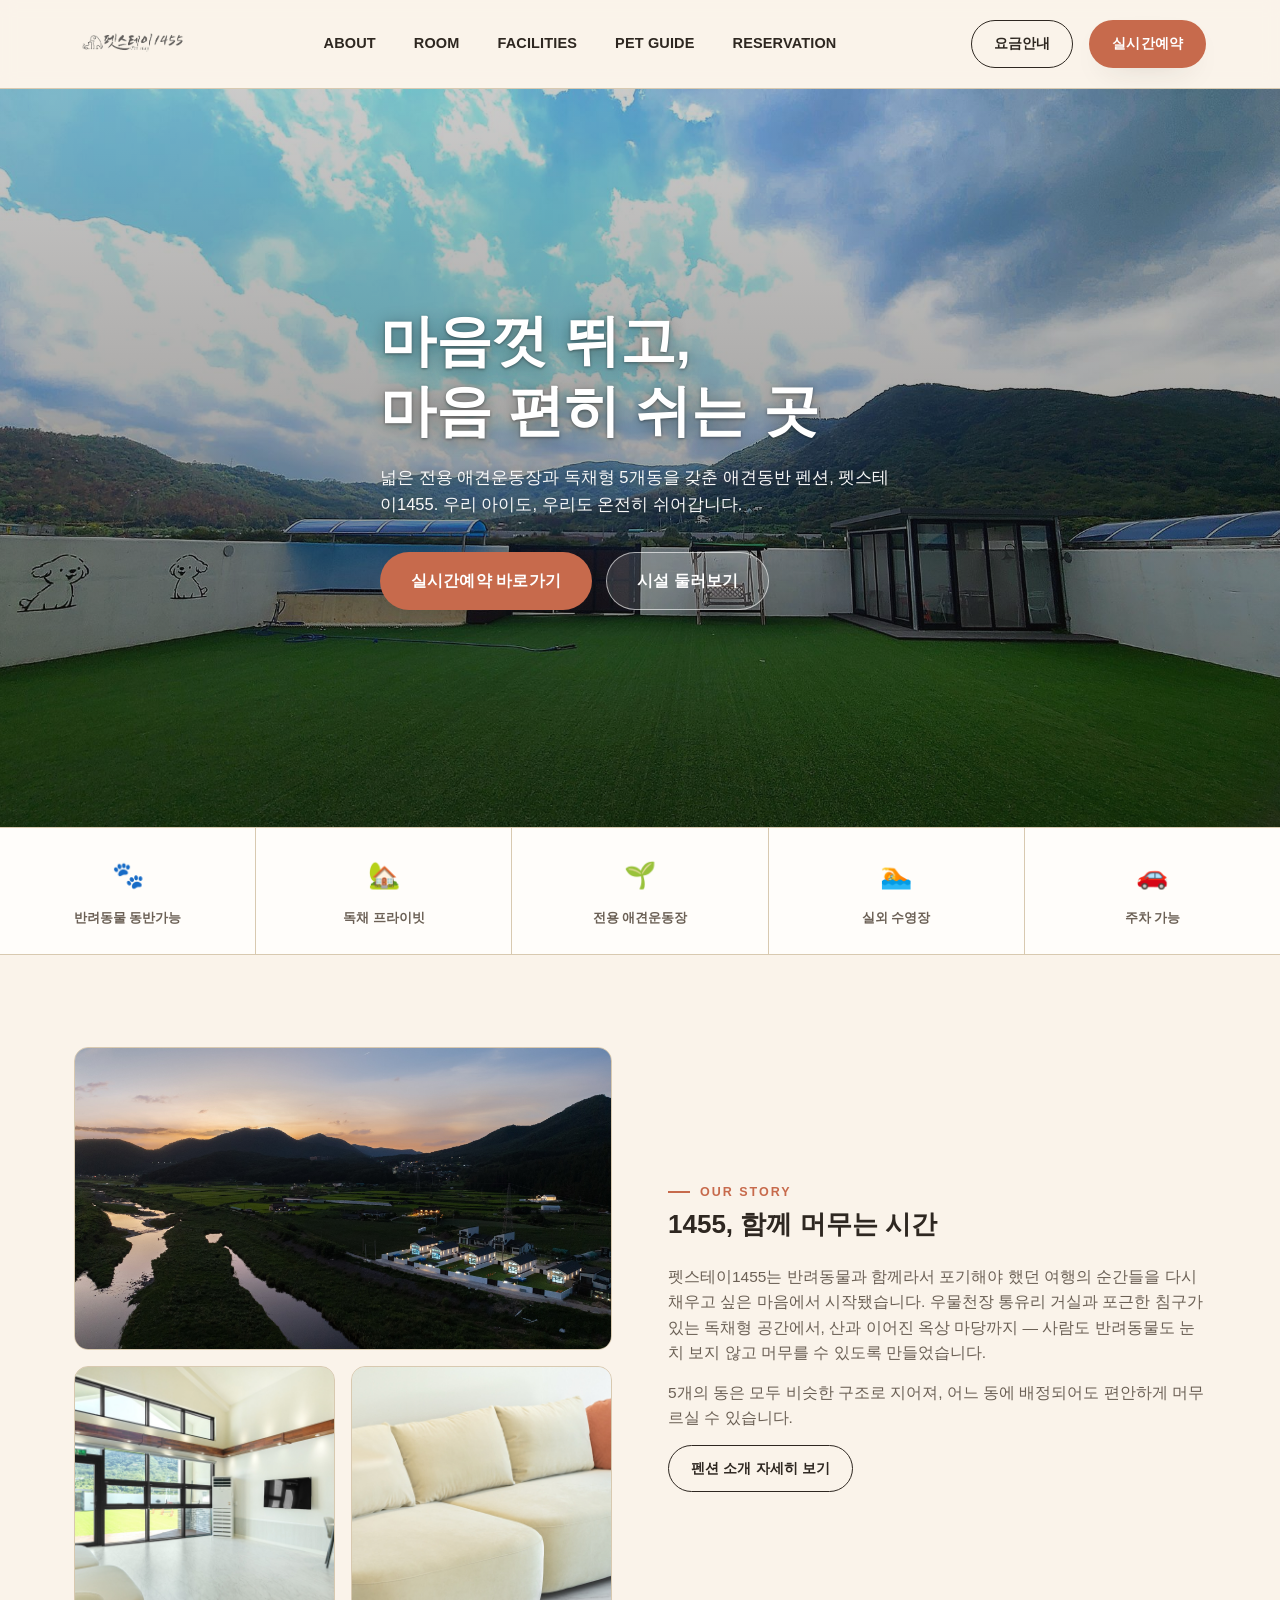
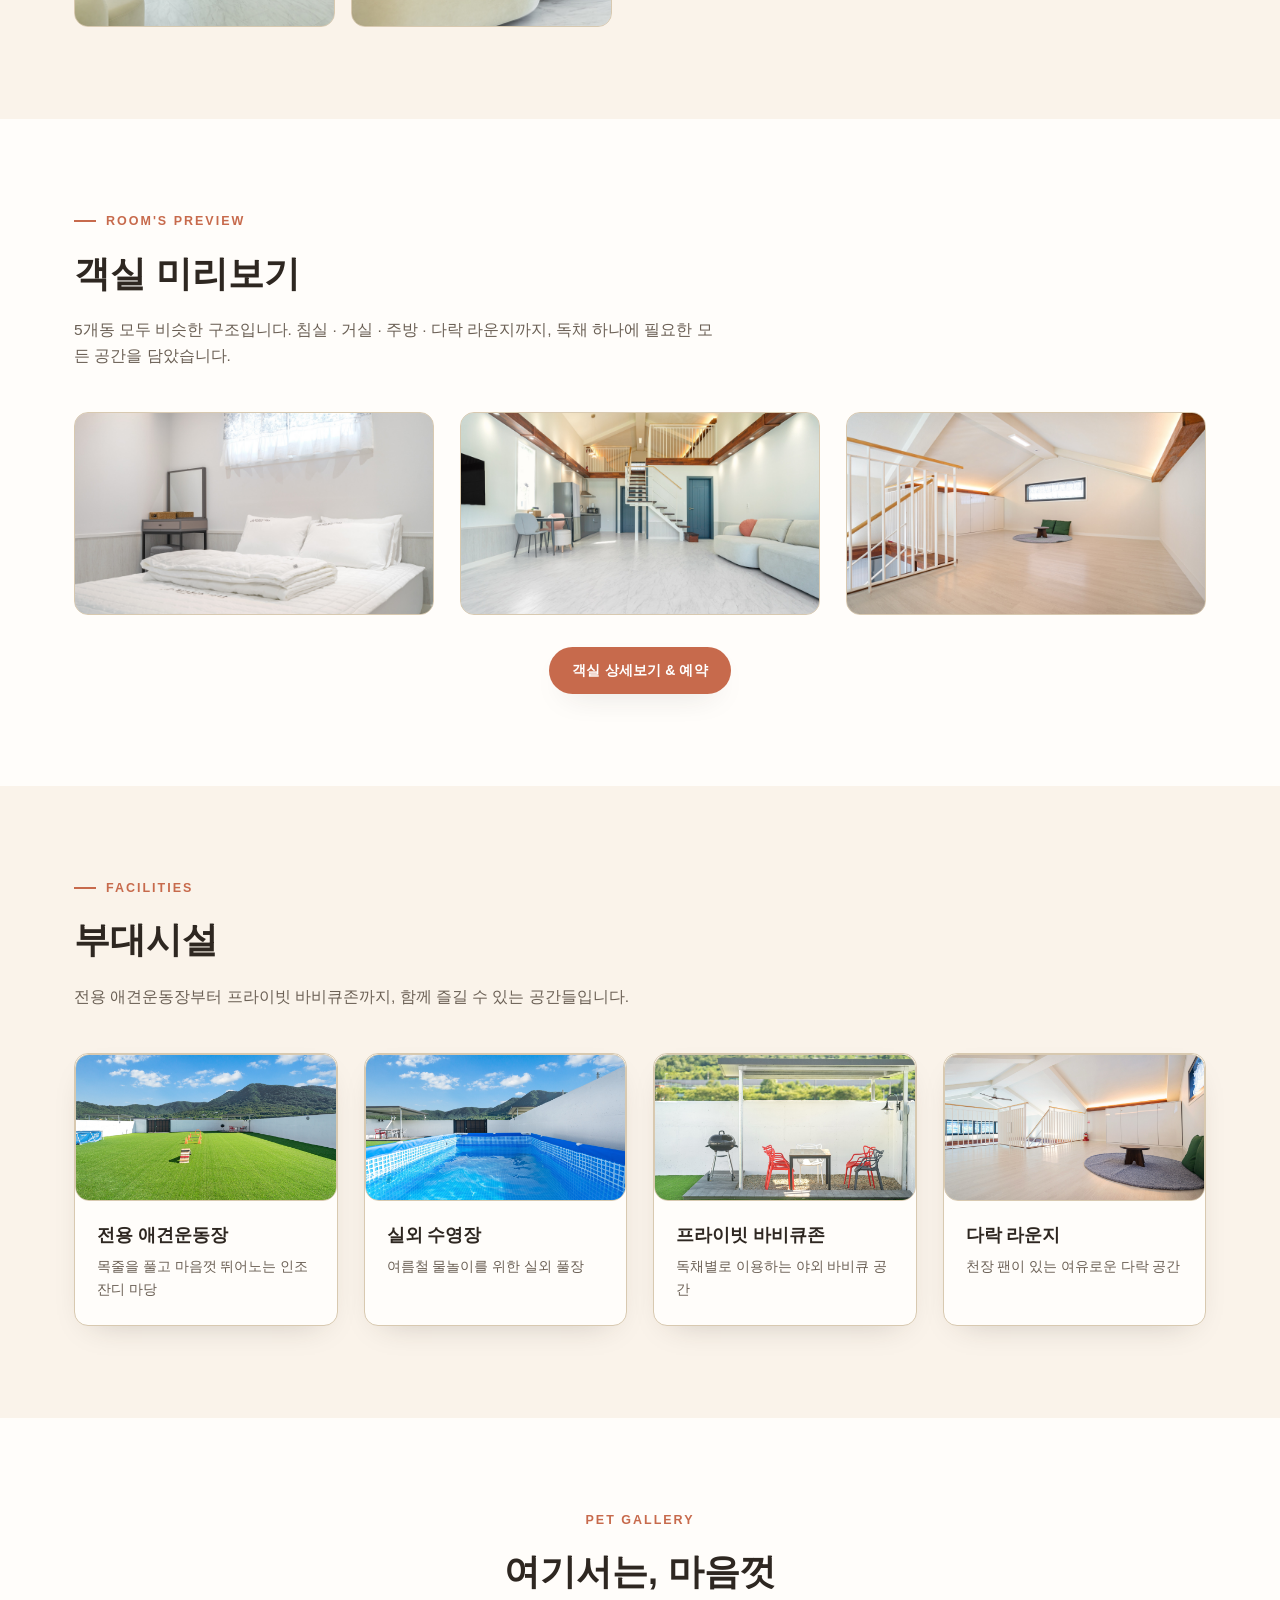
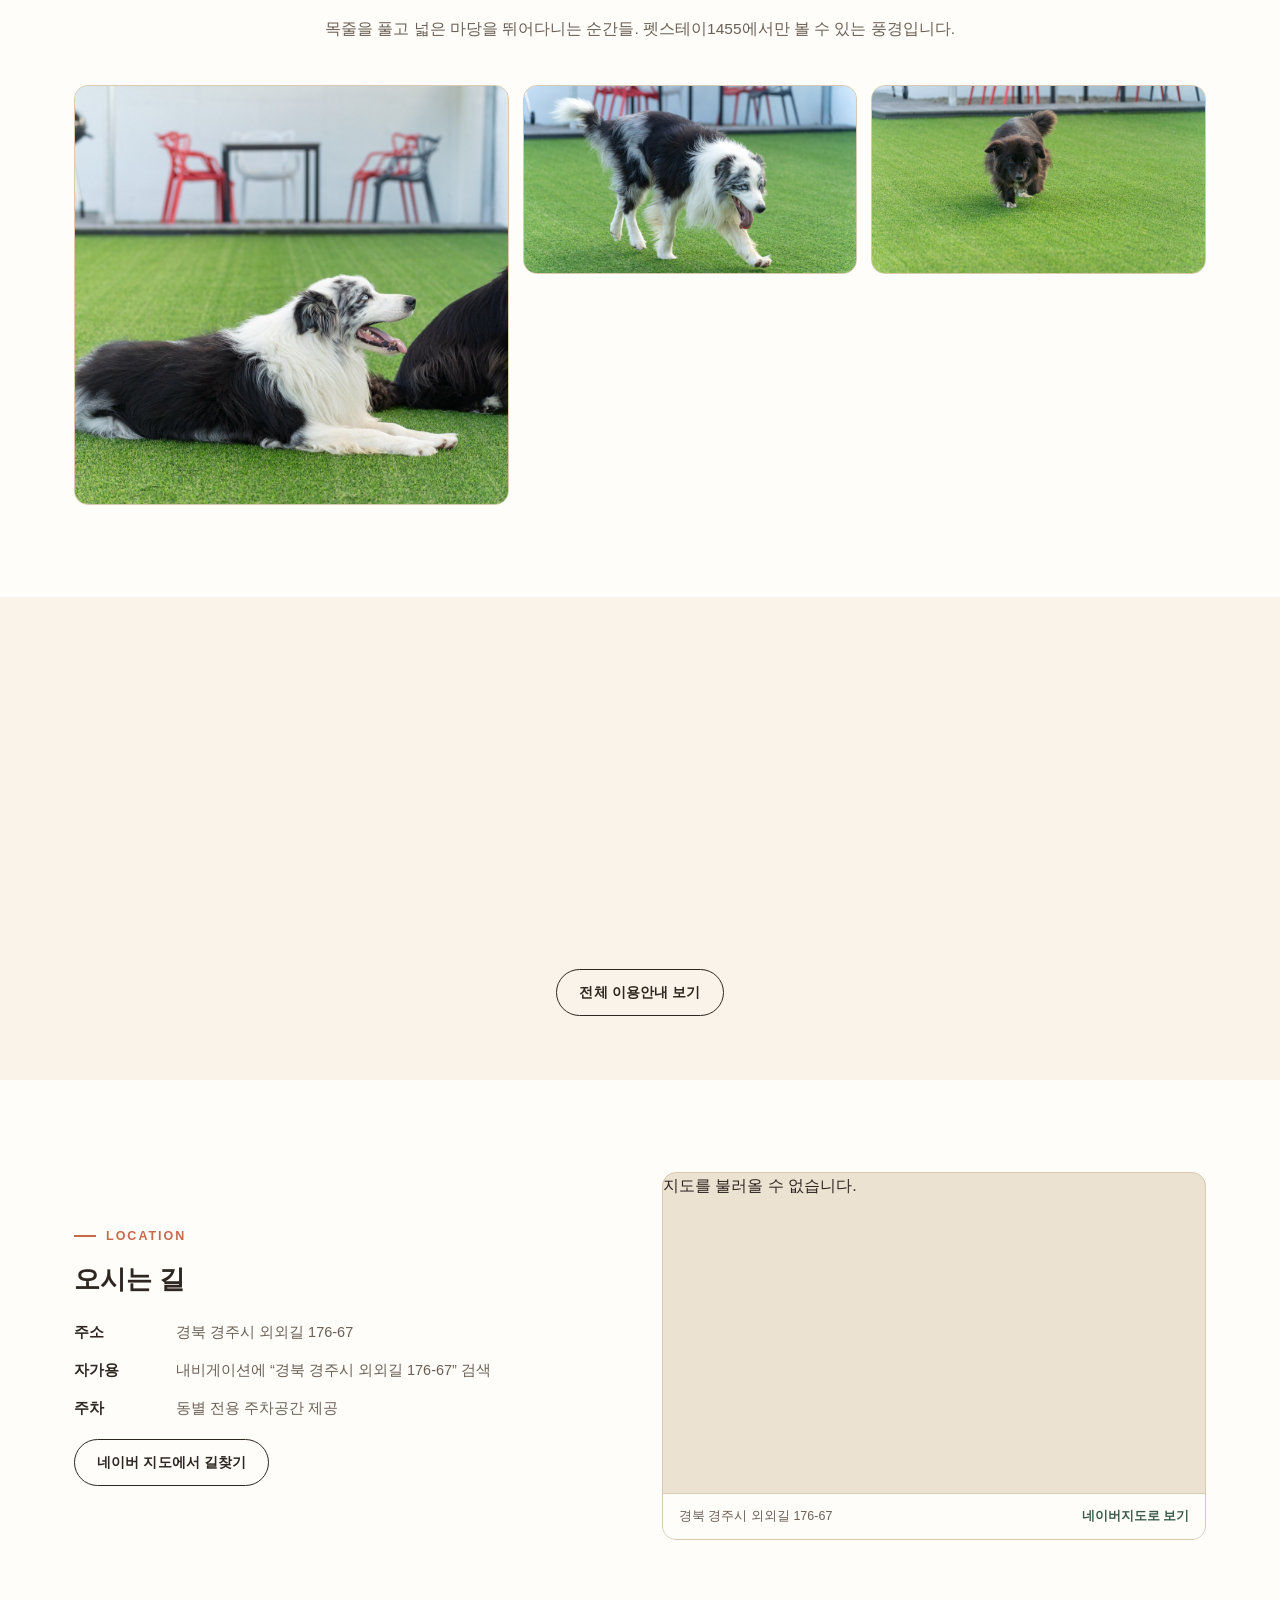
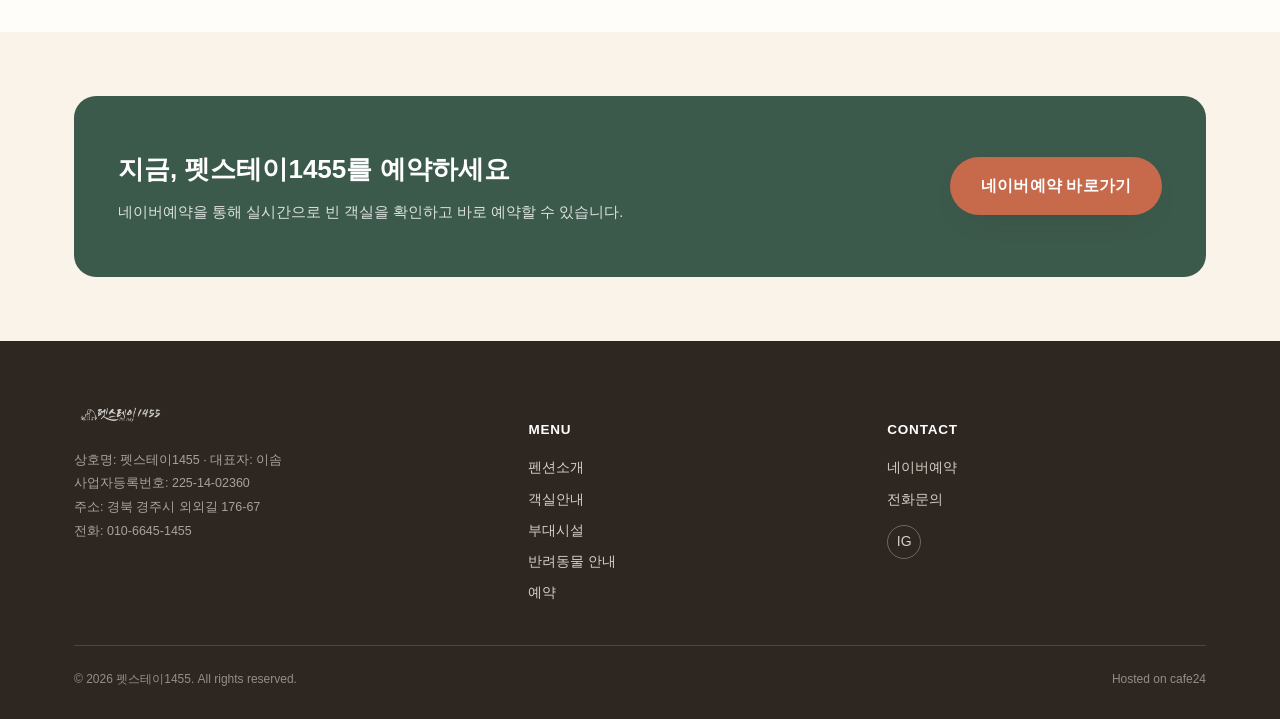
<file: index.html>
<!DOCTYPE html>
<html lang="ko">
<head>
<meta charset="UTF-8">
<meta name="viewport" content="width=device-width, initial-scale=1.0">
<title>펫스테이1455 | 애견동반 독채펜션</title>
<meta name="description" content="반려동물과 함께 마음껏 뛰고 쉬는 애견동반 독채펜션, 펫스테이1455. 전용 애견운동장·실외수영장·프라이빗 바비큐를 갖춘 5개동 독채형 펜션입니다.">
<link rel="icon" href="images/logo.png">
<link rel="stylesheet" href="css/style.css">
</head>
<body>

<!-- 이벤트 종료로 팝업 비활성화 (2026-10-12). 다음 프로모션 시작하면 이 블록 주석만 풀면 됩니다.
<div class="promo-popup" id="promoPopup" aria-hidden="true">
  <button type="button" class="promo-backdrop" data-promo-close aria-label="팝업 닫기"></button>
  <div class="promo-card" role="dialog" aria-modal="true" aria-label="예약 특가 이벤트">
    <button type="button" class="promo-close" data-promo-close aria-label="닫기">&times;</button>
    <img src="images/popup-promo.jpg" alt="문자 예약 시 20% 할인 이벤트" class="promo-image">
    <div class="promo-action">
      <div class="promo-phone">
        <span class="promo-phone-label">문자 예약 문의</span>
        <span class="promo-phone-number">010-6645-1455</span>
      </div>
      <button type="button" class="promo-copy-btn" id="promoCopyBtn">복사하기</button>
    </div>
    <button type="button" class="promo-dismiss" id="promoDismissBtn">오늘 하루 보지 않기</button>
  </div>
</div>
-->


<header class="site-header">
  <div class="wrap">
    <a href="index.html" class="brand">
      <img src="images/logo.png" alt="펫스테이1455">
    </a>
    <nav class="gnb" id="gnb">
      <a href="about.html">ABOUT</a>
      <a href="rooms.html">ROOM</a>
      <a href="facilities.html">FACILITIES</a>
      <a href="pet-guide.html">PET GUIDE</a>
      <a href="reservation.html">RESERVATION</a>
      <!-- <a href="reviews.html">REVIEWS</a> -->
    </nav>
    <div class="header-cta">
      <a class="btn btn-outline" href="reservation.html">요금안내</a>
      <a class="btn btn-primary" href="https://booking.naver.com/booking/3/bizes/1223844" target="_blank" rel="noopener">실시간예약</a>
      <button class="nav-toggle" id="navToggle" aria-label="메뉴 열기" aria-expanded="false"><span></span></button>
    </div>
  </div>
</header>

<main>

  <!-- 1. HERO -->
  <section class="hero has-photo" style="background-image:url('images/hero-yard-new.jpg');">
    <div class="wrap hero-inner">
      <h1>마음껏 뛰고,<br>마음 편히 쉬는 곳</h1>
      <p class="tagline">넓은 전용 애견운동장과 독채형 5개동을 갖춘 애견동반 펜션, 펫스테이1455. 우리 아이도, 우리도 온전히 쉬어갑니다.</p>
      <div class="hero-actions">
        <a class="btn btn-primary btn-lg" href="https://booking.naver.com/booking/3/bizes/1223844" target="_blank" rel="noopener">실시간예약 바로가기</a>
        <a class="btn btn-ghost-light btn-lg" href="facilities.html">시설 둘러보기</a>
      </div>
    </div>
  </section>

  <!-- 2. 퀵 아이콘 -->
  <div class="quick-strip">
    <div class="quick-item"><span class="ic">🐾</span><span>반려동물 동반가능</span></div>
    <div class="quick-item"><span class="ic">🏡</span><span>독채 프라이빗</span></div>
    <div class="quick-item"><span class="ic">🌱</span><span>전용 애견운동장</span></div>
    <div class="quick-item"><span class="ic">🏊</span><span>실외 수영장</span></div>
    <div class="quick-item"><span class="ic">🚗</span><span>주차 가능</span></div>
  </div>

  <!-- 3. 인트로 스토리 -->
  <section class="section">
    <div class="wrap intro-grid">
      <div class="intro-photos triptych" data-reveal>
        <div class="ph wide">
          <img src="images/about-aerial-sunset.jpg" alt="노을 지는 펫스테이1455 전경" onerror="this.style.display='none'">
        </div>
        <div class="photo-duo">
          <div class="ph square">
            <img src="images/room-living-1.jpg" alt="거실 전경" onerror="this.style.display='none'">
          </div>
          <div class="ph square">
            <img src="images/room-sofa.jpg" alt="소파 디테일" onerror="this.style.display='none'">
          </div>
        </div>
      </div>
      <div class="intro-text" data-reveal>
        <div class="eyebrow">Our Story</div>
        <h3>1455, 함께 머무는 시간</h3>
        <p>펫스테이1455는 반려동물과 함께라서 포기해야 했던 여행의 순간들을 다시 채우고 싶은 마음에서 시작됐습니다. 우물천장 통유리 거실과 포근한 침구가 있는 독채형 공간에서, 산과 이어진 옥상 마당까지 — 사람도 반려동물도 눈치 보지 않고 머무를 수 있도록 만들었습니다.</p>
        <p>5개의 동은 모두 비슷한 구조로 지어져, 어느 동에 배정되어도 편안하게 머무르실 수 있습니다.</p>
        <a class="btn btn-outline" href="about.html">펜션 소개 자세히 보기</a>
      </div>
    </div>
  </section>

  <!-- 4. Room's Preview -->
  <section class="section bg-paper">
    <div class="wrap">
      <div class="section-head" data-reveal>
        <div class="eyebrow">Room's Preview</div>
        <h2>객실 미리보기</h2>
        <p>5개동 모두 비슷한 구조입니다. 침실 · 거실 · 주방 · 다락 라운지까지, 독채 하나에 필요한 모든 공간을 담았습니다.</p>
      </div>
      <div class="card-grid cols-3" data-reveal>
        <div class="ph wide">
          <img src="images/room-bedroom.jpg" alt="침실" onerror="this.style.display='none'">
        </div>
        <div class="ph wide">
          <img src="images/room-living-2.jpg" alt="거실 및 계단" onerror="this.style.display='none'">
        </div>
        <div class="ph wide">
          <img src="images/room-loft.jpg" alt="다락 라운지" onerror="this.style.display='none'">
        </div>
      </div>
      <div class="text-center" style="margin-top:32px;">
        <a class="btn btn-primary" href="rooms.html">객실 상세보기 &amp; 예약</a>
      </div>
    </div>
  </section>

  <!-- 5. 부대시설 -->
  <section class="section">
    <div class="wrap">
      <div class="section-head" data-reveal>
        <div class="eyebrow">Facilities</div>
        <h2>부대시설</h2>
        <p>전용 애견운동장부터 프라이빗 바비큐존까지, 함께 즐길 수 있는 공간들입니다.</p>
      </div>
      <div class="card-grid cols-4" data-reveal>
        <div class="fac-card">
          <div class="ph wide"><img src="images/facility-yard-wide.jpg" alt="전용 애견운동장" onerror="this.style.display='none'"></div>
          <div class="body"><h3>전용 애견운동장</h3><p>목줄을 풀고 마음껏 뛰어노는 인조잔디 마당</p></div>
        </div>
        <div class="fac-card">
          <div class="ph wide"><img src="images/facility-pool.jpg" alt="실외 수영장" onerror="this.style.display='none'"></div>
          <div class="body"><h3>실외 수영장</h3><p>여름철 물놀이를 위한 실외 풀장</p></div>
        </div>
        <div class="fac-card">
          <div class="ph wide"><img src="images/facility-bbq.jpg" alt="프라이빗 바비큐" onerror="this.style.display='none'"></div>
          <div class="body"><h3>프라이빗 바비큐존</h3><p>독채별로 이용하는 야외 바비큐 공간</p></div>
        </div>
        <div class="fac-card">
          <div class="ph wide"><img src="images/room-loft-2.jpg" alt="다락 라운지" onerror="this.style.display='none'"></div>
          <div class="body"><h3>다락 라운지</h3><p>천장 팬이 있는 여유로운 다락 공간</p></div>
        </div>
      </div>
    </div>
  </section>

  <!-- 6. 반려동물 갤러리 -->
  <section class="section bg-paper">
    <div class="wrap">
      <div class="section-head center" data-reveal style="max-width:640px;">
        <div class="eyebrow">Pet Gallery</div>
        <h2>여기서는, 마음껏</h2>
        <p>목줄을 풀고 넓은 마당을 뛰어다니는 순간들. 펫스테이1455에서만 볼 수 있는 풍경입니다.</p>
      </div>
      <div class="pet-gallery" data-reveal>
        <div class="ph tall"><img src="images/pet-gallery-3.jpg" alt="함께 있는 두 마리 강아지" onerror="this.style.display='none'"></div>
        <div class="ph wide"><img src="images/pet-gallery-1.jpg" alt="마당을 뛰는 강아지" onerror="this.style.display='none'"></div>
        <div class="ph wide"><img src="images/pet-gallery-2.jpg" alt="마당을 걷는 강아지" onerror="this.style.display='none'"></div>
      </div>
    </div>
  </section>

  <!-- 7. 동반 이용수칙 요약 -->
  <section class="section-tight">
    <div class="wrap">
      <div class="section-head" data-reveal>
        <div class="eyebrow">Pet Guide</div>
        <h2>동반 이용수칙, 이것만은 꼭</h2>
      </div>
      <div class="guide-strip" data-reveal>
        <div class="guide-item"><span class="ic">🐕</span><h4>동반 마리수</h4><p>소형~중형견 최대 2마리까지</p></div>
        <div class="guide-item"><span class="ic">🦮</span><h4>목줄 · 이동장</h4><p>공용공간 이동 시 착용 필수</p></div>
        <div class="guide-item"><span class="ic">💉</span><h4>예방접종</h4><p>접종 완료견만 동반 가능</p></div>
        <div class="guide-item"><span class="ic">🧻</span><h4>배변 처리</h4><p>배변봉투 지참 및 즉시 처리</p></div>
      </div>
      <div class="text-center" style="margin-top:28px;">
        <a class="btn btn-outline" href="pet-guide.html">전체 이용안내 보기</a>
      </div>
    </div>
  </section>

  <!-- 8. 오시는 길 -->
  <section class="section bg-paper">
    <div class="wrap location-grid">
      <div data-reveal>
        <div class="eyebrow">Location</div>
        <h2 style="font-size:26px; margin:12px 0 20px;">오시는 길</h2>
        <ul class="info-list">
          <li><b>주소</b><span>경북 경주시 외외길 176-67</span></li>
          <li><b>자가용</b><span>내비게이션에 &ldquo;경북 경주시 외외길 176-67&rdquo; 검색</span></li>
          <li><b>주차</b><span>동별 전용 주차공간 제공</span></li>
        </ul>
        <a class="btn btn-outline" style="margin-top:18px;" href="https://map.naver.com/p/search/%EA%B2%BD%EB%B6%81%20%EA%B2%BD%EC%A3%BC%EC%8B%9C%20%EC%99%B8%EC%99%B8%EA%B8%B8%20176-67" target="_blank" rel="noopener">네이버 지도에서 길찾기</a>
      </div>
      <div class="map-embed" data-reveal>
        <div id="naverMap" class="map-canvas" role="img" aria-label="펫스테이1455 위치 지도"></div>
        <div class="map-embed-foot">
          <span>경북 경주시 외외길 176-67</span>
          <a href="https://map.naver.com/p/search/%EA%B2%BD%EB%B6%81%20%EA%B2%BD%EC%A3%BC%EC%8B%9C%20%EC%99%B8%EC%99%B8%EA%B8%B8%20176-67" target="_blank" rel="noopener">네이버지도로 보기</a>
        </div>
      </div>
    </div>
  </section>

  <!-- 9. 예약 CTA -->
  <section class="section-tight">
    <div class="wrap">
      <div class="cta-band" data-reveal>
        <div>
          <h3>지금, 펫스테이1455를 예약하세요</h3>
          <p>네이버예약을 통해 실시간으로 빈 객실을 확인하고 바로 예약할 수 있습니다.</p>
        </div>
        <a class="btn btn-primary btn-lg" href="https://booking.naver.com/booking/3/bizes/1223844" target="_blank" rel="noopener">네이버예약 바로가기</a>
      </div>
    </div>
  </section>

</main>

<footer class="site-footer">
  <div class="wrap">
    <div class="footer-grid">
      <div class="footer-brand">
        <img src="images/logo-white.png" alt="펫스테이1455">
        <p class="footer-biz">
          상호명: 펫스테이1455 &middot; 대표자: 이솜<br>
          사업자등록번호: 225-14-02360<br>
          주소: 경북 경주시 외외길 176-67<br>
          전화: 010-6645-1455
        </p>
      </div>
      <div>
        <h5>MENU</h5>
        <ul>
          <li><a href="about.html">펜션소개</a></li>
          <li><a href="rooms.html">객실안내</a></li>
          <li><a href="facilities.html">부대시설</a></li>
          <li><a href="pet-guide.html">반려동물 안내</a></li>
          <li><a href="reservation.html">예약</a></li>
          <!-- <li><a href="reviews.html">이용후기</a></li> -->
        </ul>
      </div>
      <div>
        <h5>CONTACT</h5>
        <ul>
          <li><a href="https://booking.naver.com/booking/3/bizes/1223844" target="_blank" rel="noopener">네이버예약</a></li>
          <li><a href="tel:010-6645-1455">전화문의</a></li>
        </ul>
        <div class="sns-row" style="margin-top:14px;">
          <a href="#" aria-label="인스타그램">IG</a>
        </div>
      </div>
    </div>
    <div class="footer-bottom">
      <span>&copy; 2026 펫스테이1455. All rights reserved.</span>
      <span id="secretCounterTrigger">Hosted on cafe24</span>
      <span id="visitCounter" class="visit-counter"></span>
    </div>
  </div>
</footer>

<script src="https://openapi.map.naver.com/openapi/v3/maps.js?ncpKeyId=4bbe38cxpc"></script>
<script src="js/main.js"></script>
</body>
</html>
</file>
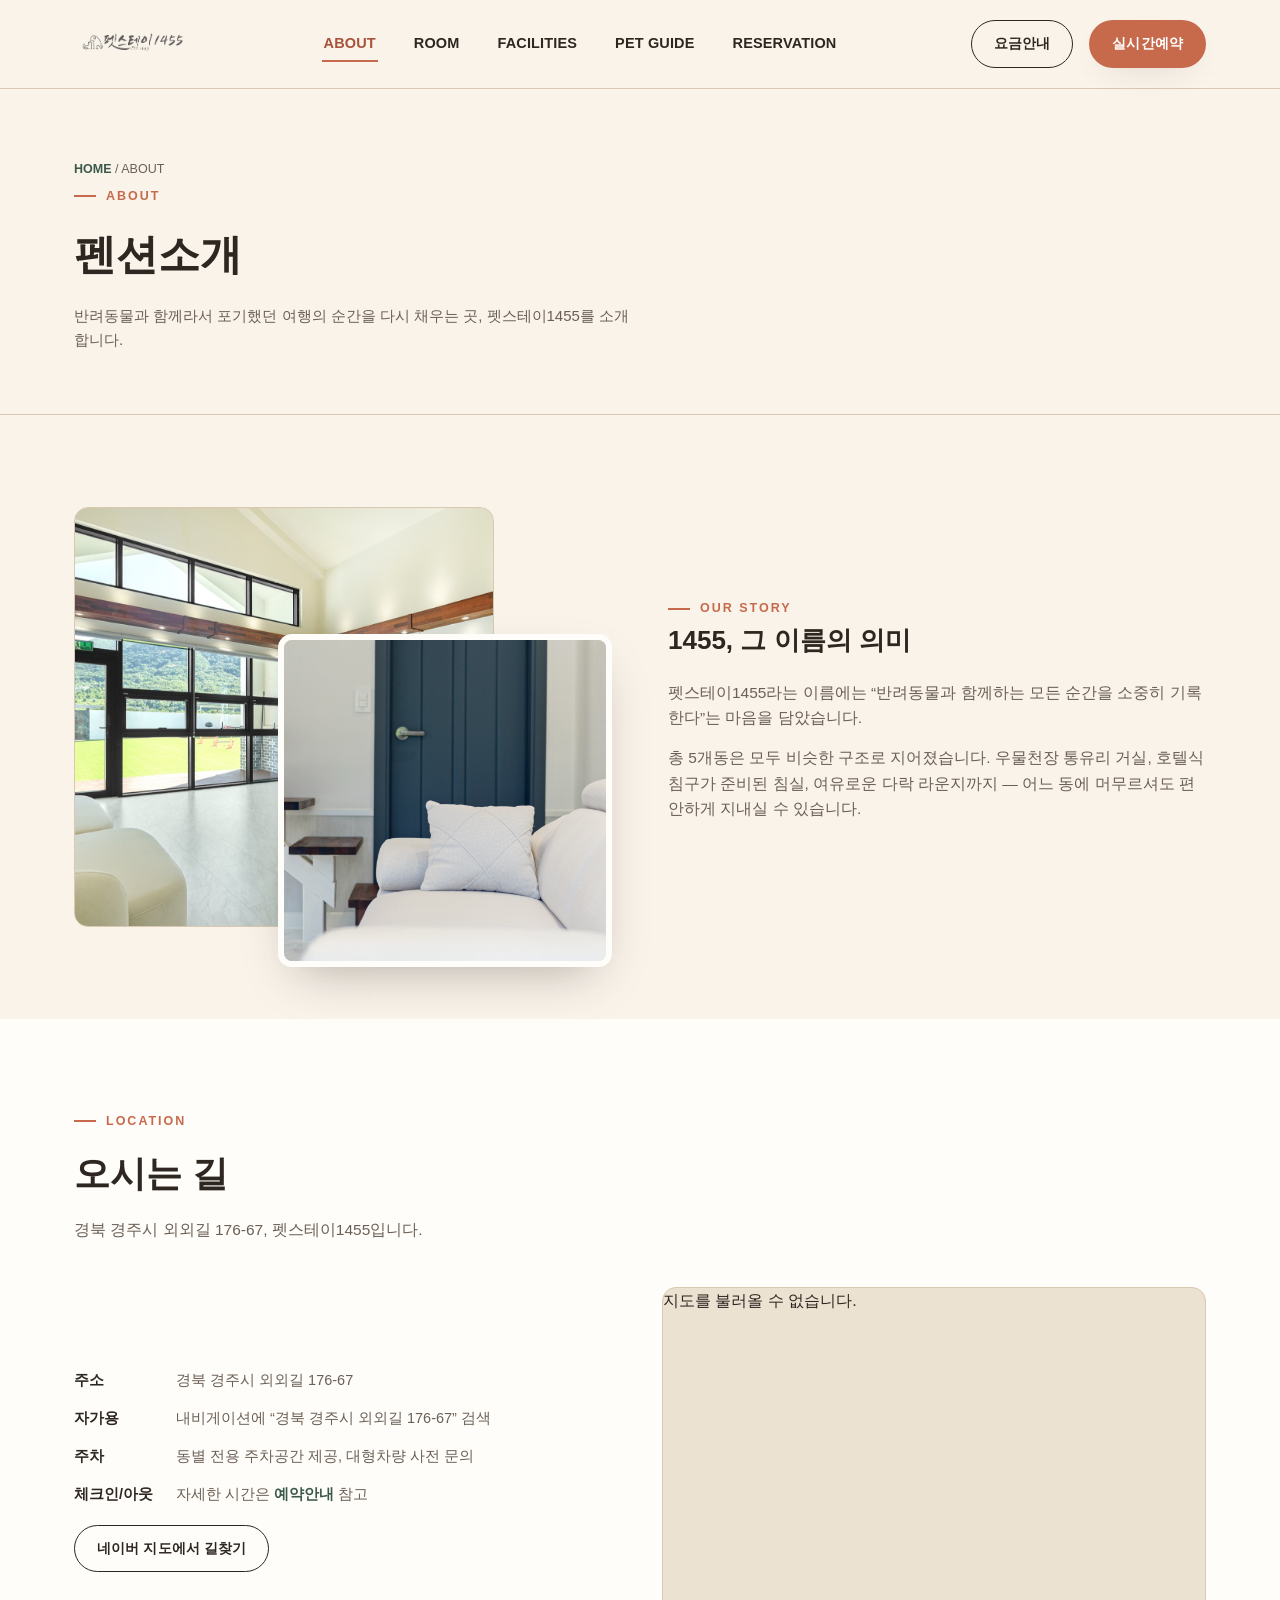
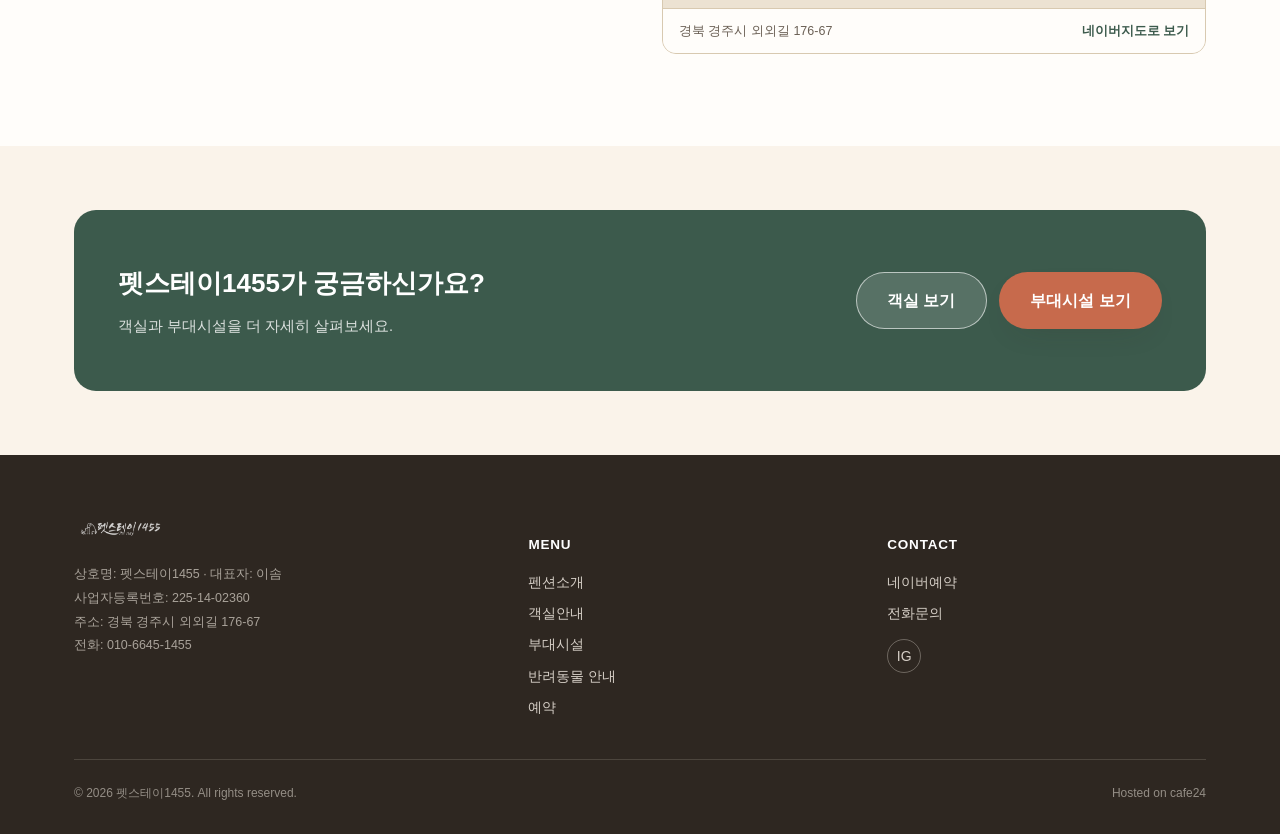
<file: about.html>
<!DOCTYPE html>
<html lang="ko">
<head>
<meta charset="UTF-8">
<meta name="viewport" content="width=device-width, initial-scale=1.0">
<title>펜션소개 | 펫스테이1455</title>
<meta name="description" content="애견동반 독채펜션 펫스테이1455의 소개와 오시는 길 안내입니다.">
<link rel="icon" href="images/logo.png">
<link rel="stylesheet" href="css/style.css">
</head>
<body>

<header class="site-header">
  <div class="wrap">
    <a href="index.html" class="brand"><img src="images/logo.png" alt="펫스테이1455"></a>
    <nav class="gnb" id="gnb">
      <a href="about.html" aria-current="page">ABOUT</a>
      <a href="rooms.html">ROOM</a>
      <a href="facilities.html">FACILITIES</a>
      <a href="pet-guide.html">PET GUIDE</a>
      <a href="reservation.html">RESERVATION</a>
      <!-- <a href="reviews.html">REVIEWS</a> -->
    </nav>
    <div class="header-cta">
      <a class="btn btn-outline" href="reservation.html">요금안내</a>
      <a class="btn btn-primary" href="https://booking.naver.com/booking/3/bizes/1223844" target="_blank" rel="noopener">실시간예약</a>
      <button class="nav-toggle" id="navToggle" aria-label="메뉴 열기" aria-expanded="false"><span></span></button>
    </div>
  </div>
</header>

<main>
  <section class="page-hero">
    <div class="wrap">
      <div class="breadcrumb"><a href="index.html">HOME</a> / ABOUT</div>
      <div class="eyebrow">About</div>
      <h1>펜션소개</h1>
      <p>반려동물과 함께라서 포기했던 여행의 순간을 다시 채우는 곳, 펫스테이1455를 소개합니다.</p>
    </div>
  </section>

  <section class="section">
    <div class="wrap intro-grid">
      <div class="intro-photos" data-reveal>
        <div class="ph tall">
          <img src="images/room-living-1.jpg" alt="거실 통유리 전경" onerror="this.style.display='none'">
        </div>
        <div class="ph square">
          <img src="images/room-detail.jpg" alt="계단 및 실내 디테일" onerror="this.style.display='none'">
        </div>
      </div>
      <div class="intro-text" data-reveal>
        <div class="eyebrow">Our Story</div>
        <h3>1455, 그 이름의 의미</h3>
        <p>펫스테이1455라는 이름에는 &ldquo;반려동물과 함께하는 모든 순간을 소중히 기록한다&rdquo;는 마음을 담았습니다.</p>
        <p>총 5개동은 모두 비슷한 구조로 지어졌습니다. 우물천장 통유리 거실, 호텔식 침구가 준비된 침실, 여유로운 다락 라운지까지 — 어느 동에 머무르셔도 편안하게 지내실 수 있습니다.</p>
      </div>
    </div>
  </section>

  <section class="section bg-paper">
    <div class="wrap">
      <div class="section-head" data-reveal>
        <div class="eyebrow">Location</div>
        <h2>오시는 길</h2>
        <p>경북 경주시 외외길 176-67, 펫스테이1455입니다.</p>
      </div>
      <div class="location-grid" data-reveal>
        <div>
          <ul class="info-list">
            <li><b>주소</b><span>경북 경주시 외외길 176-67</span></li>
            <li><b>자가용</b><span>내비게이션에 &ldquo;경북 경주시 외외길 176-67&rdquo; 검색</span></li>
            <li><b>주차</b><span>동별 전용 주차공간 제공, 대형차량 사전 문의</span></li>
            <li><b>체크인/아웃</b><span>자세한 시간은 <a href="reservation.html" style="color:var(--pine); font-weight:600;">예약안내</a> 참고</span></li>
          </ul>
          <a class="btn btn-outline" style="margin-top:18px;" href="https://map.naver.com/p/search/%EA%B2%BD%EB%B6%81%20%EA%B2%BD%EC%A3%BC%EC%8B%9C%20%EC%99%B8%EC%99%B8%EA%B8%B8%20176-67" target="_blank" rel="noopener">네이버 지도에서 길찾기</a>
        </div>
        <div class="map-embed">
          <div id="naverMap" class="map-canvas" role="img" aria-label="펫스테이1455 위치 지도"></div>
          <div class="map-embed-foot">
            <span>경북 경주시 외외길 176-67</span>
            <a href="https://map.naver.com/p/search/%EA%B2%BD%EB%B6%81%20%EA%B2%BD%EC%A3%BC%EC%8B%9C%20%EC%99%B8%EC%99%B8%EA%B8%B8%20176-67" target="_blank" rel="noopener">네이버지도로 보기</a>
          </div>
        </div>
      </div>
    </div>
  </section>

  <section class="section-tight">
    <div class="wrap">
      <div class="cta-band" data-reveal>
        <div>
          <h3>펫스테이1455가 궁금하신가요?</h3>
          <p>객실과 부대시설을 더 자세히 살펴보세요.</p>
        </div>
        <div style="display:flex; gap:12px; flex-wrap:wrap;">
          <a class="btn btn-ghost-light btn-lg" href="rooms.html">객실 보기</a>
          <a class="btn btn-primary btn-lg" href="facilities.html">부대시설 보기</a>
        </div>
      </div>
    </div>
  </section>
</main>

<footer class="site-footer">
  <div class="wrap">
    <div class="footer-grid">
      <div class="footer-brand">
        <img src="images/logo-white.png" alt="펫스테이1455">
        <p class="footer-biz">
          상호명: 펫스테이1455 &middot; 대표자: 이솜<br>
          사업자등록번호: 225-14-02360<br>
          주소: 경북 경주시 외외길 176-67<br>
          전화: 010-6645-1455
        </p>
      </div>
      <div>
        <h5>MENU</h5>
        <ul>
          <li><a href="about.html">펜션소개</a></li>
          <li><a href="rooms.html">객실안내</a></li>
          <li><a href="facilities.html">부대시설</a></li>
          <li><a href="pet-guide.html">반려동물 안내</a></li>
          <li><a href="reservation.html">예약</a></li>
          <!-- <li><a href="reviews.html">이용후기</a></li> -->
        </ul>
      </div>
      <div>
        <h5>CONTACT</h5>
        <ul>
          <li><a href="https://booking.naver.com/booking/3/bizes/1223844" target="_blank" rel="noopener">네이버예약</a></li>
          <li><a href="tel:010-6645-1455">전화문의</a></li>
        </ul>
        <div class="sns-row" style="margin-top:14px;">
          <a href="#" aria-label="인스타그램">IG</a>
        </div>
      </div>
    </div>
    <div class="footer-bottom">
      <span>&copy; 2026 펫스테이1455. All rights reserved.</span>
      <span id="secretCounterTrigger">Hosted on cafe24</span>
      <span id="visitCounter" class="visit-counter"></span>
    </div>
  </div>
</footer>

<script src="https://openapi.map.naver.com/openapi/v3/maps.js?ncpKeyId=4bbe38cxpc"></script>
<script src="js/main.js"></script>
</body>
</html>
</file>
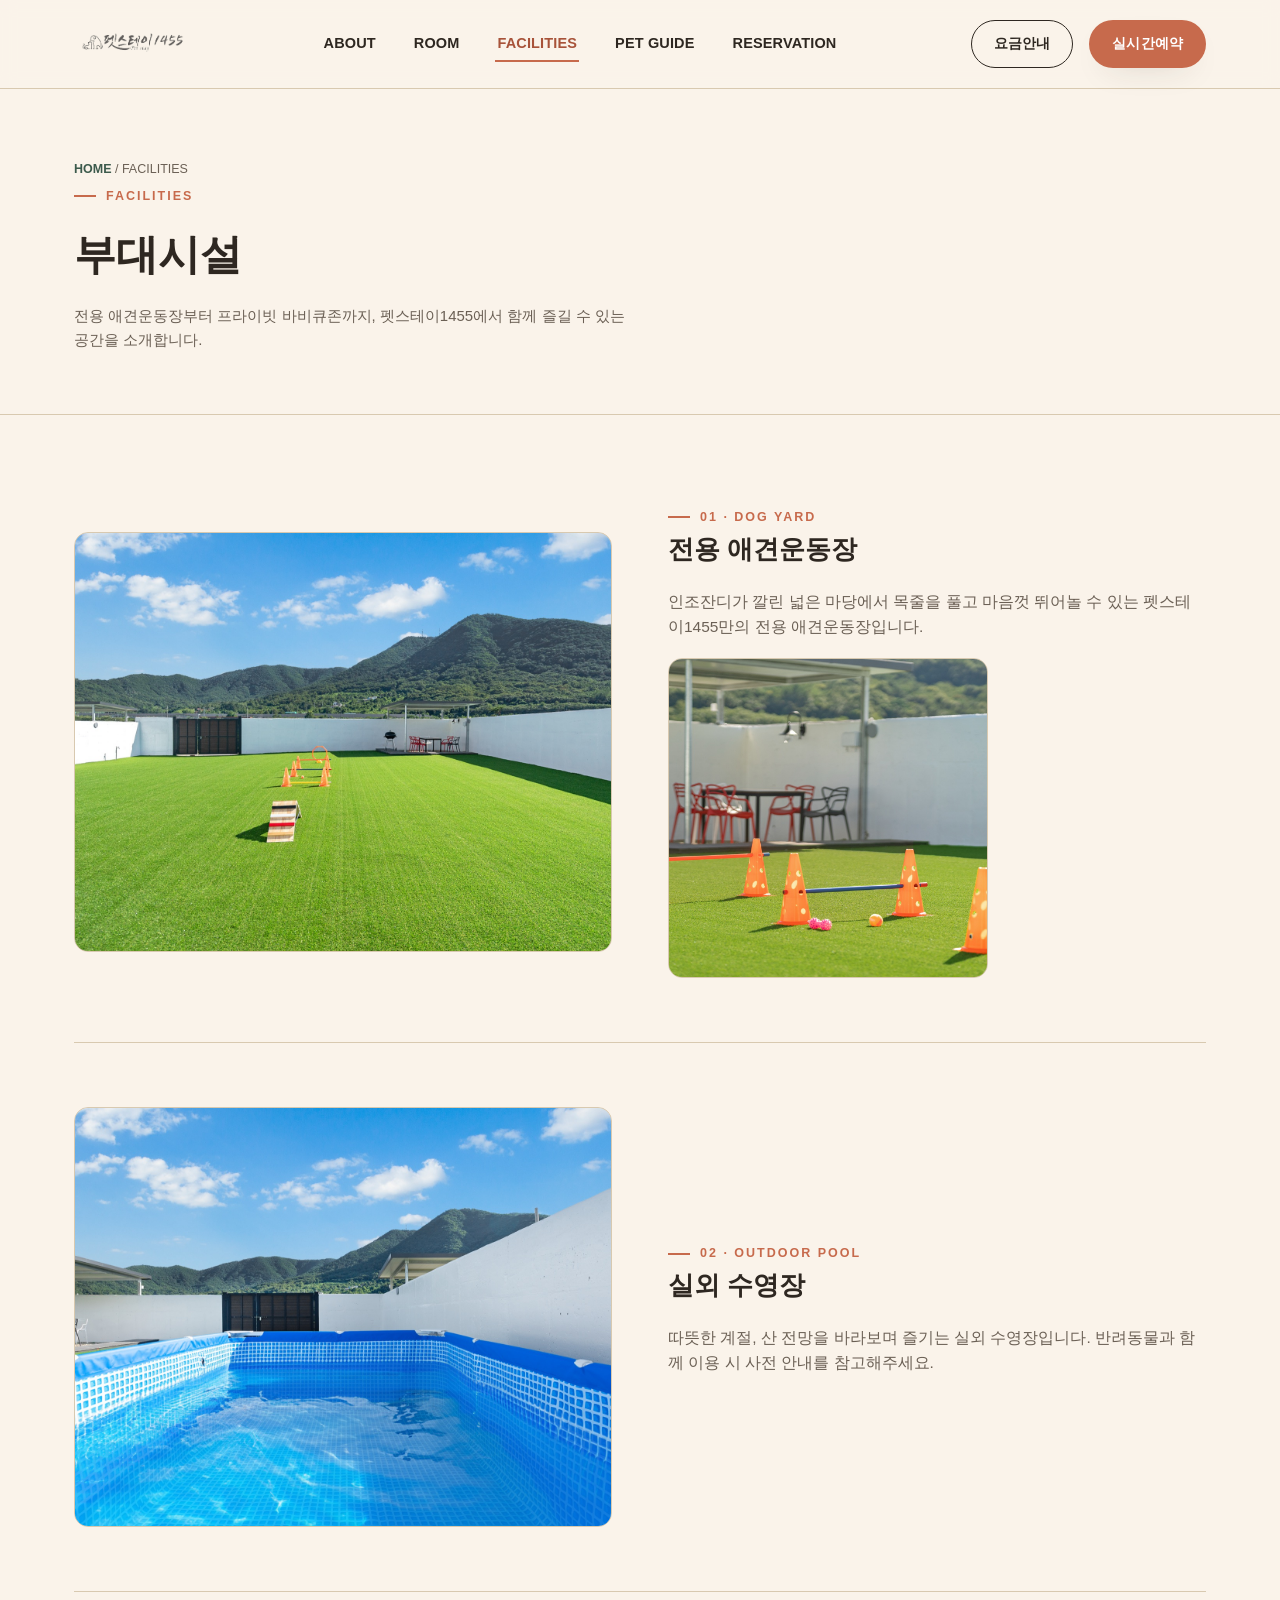
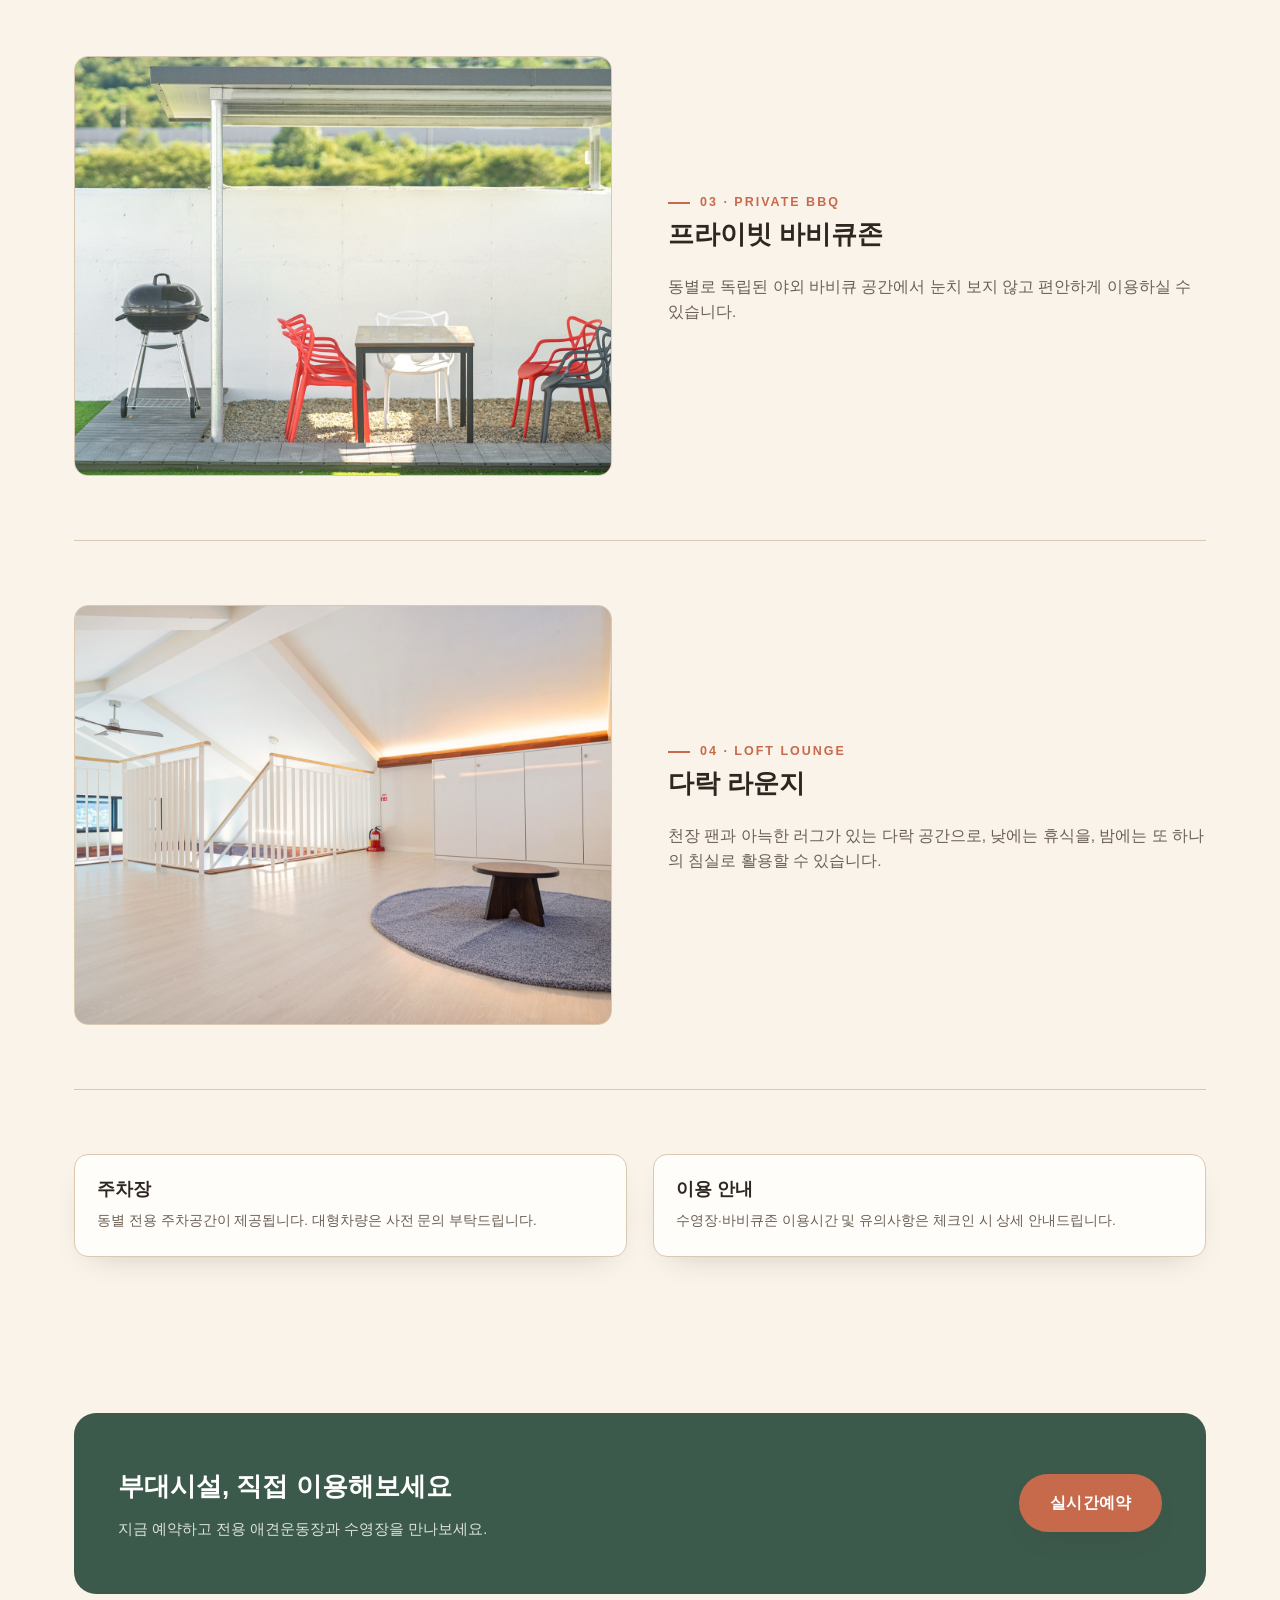
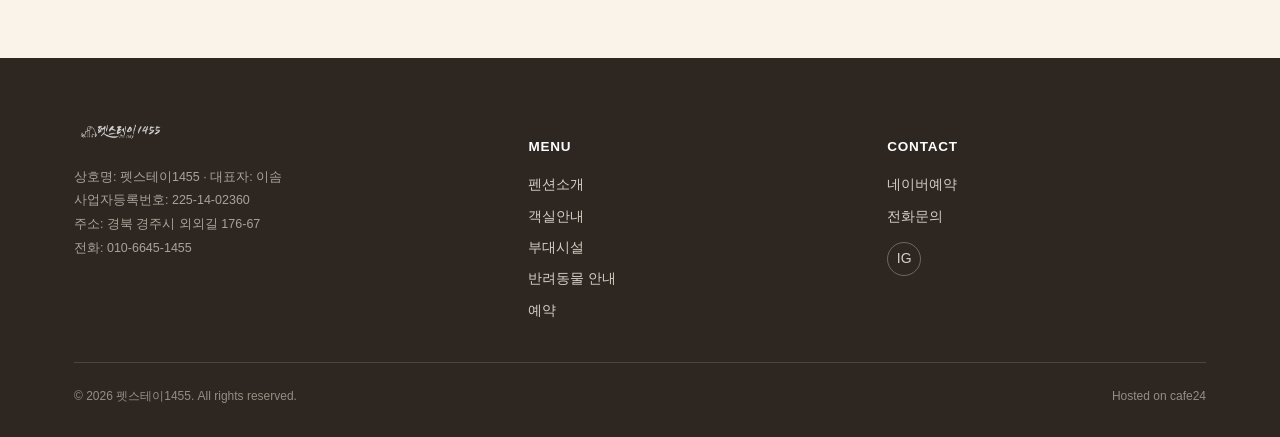
<file: facilities.html>
<!DOCTYPE html>
<html lang="ko">
<head>
<meta charset="UTF-8">
<meta name="viewport" content="width=device-width, initial-scale=1.0">
<title>부대시설 | 펫스테이1455</title>
<meta name="description" content="펫스테이1455의 부대시설 안내 — 전용 애견운동장, 실외 수영장, 프라이빗 바비큐존, 다락 라운지, 주차장.">
<link rel="icon" href="images/logo.png">
<link rel="stylesheet" href="css/style.css">
</head>
<body>

<header class="site-header">
  <div class="wrap">
    <a href="index.html" class="brand"><img src="images/logo.png" alt="펫스테이1455"></a>
    <nav class="gnb" id="gnb">
      <a href="about.html">ABOUT</a>
      <a href="rooms.html">ROOM</a>
      <a href="facilities.html" aria-current="page">FACILITIES</a>
      <a href="pet-guide.html">PET GUIDE</a>
      <a href="reservation.html">RESERVATION</a>
      <!-- <a href="reviews.html">REVIEWS</a> -->
    </nav>
    <div class="header-cta">
      <a class="btn btn-outline" href="reservation.html">요금안내</a>
      <a class="btn btn-primary" href="https://booking.naver.com/booking/3/bizes/1223844" target="_blank" rel="noopener">실시간예약</a>
      <button class="nav-toggle" id="navToggle" aria-label="메뉴 열기" aria-expanded="false"><span></span></button>
    </div>
  </div>
</header>

<main>
  <section class="page-hero">
    <div class="wrap">
      <div class="breadcrumb"><a href="index.html">HOME</a> / FACILITIES</div>
      <div class="eyebrow">Facilities</div>
      <h1>부대시설</h1>
      <p>전용 애견운동장부터 프라이빗 바비큐존까지, 펫스테이1455에서 함께 즐길 수 있는 공간을 소개합니다.</p>
    </div>
  </section>

  <section class="section">
    <div class="wrap stack" style="gap:64px;">

      <div class="intro-grid" data-reveal>
        <div class="ph tall">
          <img src="images/facility-yard-wide.jpg" alt="전용 애견운동장 전경" onerror="this.style.display='none'">
        </div>
        <div class="intro-text">
          <div class="eyebrow">01 · Dog Yard</div>
          <h3>전용 애견운동장</h3>
          <p>인조잔디가 깔린 넓은 마당에서 목줄을 풀고 마음껏 뛰어놀 수 있는 펫스테이1455만의 전용 애견운동장입니다.</p>
          <div class="ph square" style="margin-top:18px; max-width:320px;">
            <img src="images/facility-agility.jpg" alt="어질리티 기구" onerror="this.style.display='none'">
          </div>
        </div>
      </div>

      <div class="divider"></div>

      <div class="intro-grid" data-reveal>
        <div class="intro-text" style="order:2;">
          <div class="eyebrow">02 · Outdoor Pool</div>
          <h3>실외 수영장</h3>
          <p>따뜻한 계절, 산 전망을 바라보며 즐기는 실외 수영장입니다. 반려동물과 함께 이용 시 사전 안내를 참고해주세요.</p>
        </div>
        <div class="ph tall" style="order:1;">
          <img src="images/facility-pool.jpg" alt="실외 수영장" onerror="this.style.display='none'">
        </div>
      </div>

      <div class="divider"></div>

      <div class="intro-grid" data-reveal>
        <div class="ph tall">
          <img src="images/facility-bbq.jpg" alt="프라이빗 바비큐존" onerror="this.style.display='none'">
        </div>
        <div class="intro-text">
          <div class="eyebrow">03 · Private BBQ</div>
          <h3>프라이빗 바비큐존</h3>
          <p>동별로 독립된 야외 바비큐 공간에서 눈치 보지 않고 편안하게 이용하실 수 있습니다.</p>
        </div>
      </div>

      <div class="divider"></div>

      <div class="intro-grid" data-reveal>
        <div class="intro-text" style="order:2;">
          <div class="eyebrow">04 · Loft Lounge</div>
          <h3>다락 라운지</h3>
          <p>천장 팬과 아늑한 러그가 있는 다락 공간으로, 낮에는 휴식을, 밤에는 또 하나의 침실로 활용할 수 있습니다.</p>
        </div>
        <div class="ph tall" style="order:1;">
          <img src="images/room-loft-2.jpg" alt="다락 라운지" onerror="this.style.display='none'">
        </div>
      </div>

      <div class="divider"></div>

      <div class="card-grid cols-2" data-reveal>
        <div class="fac-card">
          <div class="body">
            <h3>주차장</h3>
            <p>동별 전용 주차공간이 제공됩니다. 대형차량은 사전 문의 부탁드립니다.</p>
          </div>
        </div>
        <div class="fac-card">
          <div class="body">
            <h3>이용 안내</h3>
            <p>수영장·바비큐존 이용시간 및 유의사항은 체크인 시 상세 안내드립니다.</p>
          </div>
        </div>
      </div>

    </div>
  </section>

  <section class="section-tight">
    <div class="wrap">
      <div class="cta-band" data-reveal>
        <div>
          <h3>부대시설, 직접 이용해보세요</h3>
          <p>지금 예약하고 전용 애견운동장과 수영장을 만나보세요.</p>
        </div>
        <a class="btn btn-primary btn-lg" href="https://booking.naver.com/booking/3/bizes/1223844" target="_blank" rel="noopener">실시간예약</a>
      </div>
    </div>
  </section>
</main>

<footer class="site-footer">
  <div class="wrap">
    <div class="footer-grid">
      <div class="footer-brand">
        <img src="images/logo-white.png" alt="펫스테이1455">
        <p class="footer-biz">
          상호명: 펫스테이1455 &middot; 대표자: 이솜<br>
          사업자등록번호: 225-14-02360<br>
          주소: 경북 경주시 외외길 176-67<br>
          전화: 010-6645-1455
        </p>
      </div>
      <div>
        <h5>MENU</h5>
        <ul>
          <li><a href="about.html">펜션소개</a></li>
          <li><a href="rooms.html">객실안내</a></li>
          <li><a href="facilities.html">부대시설</a></li>
          <li><a href="pet-guide.html">반려동물 안내</a></li>
          <li><a href="reservation.html">예약</a></li>
          <!-- <li><a href="reviews.html">이용후기</a></li> -->
        </ul>
      </div>
      <div>
        <h5>CONTACT</h5>
        <ul>
          <li><a href="https://booking.naver.com/booking/3/bizes/1223844" target="_blank" rel="noopener">네이버예약</a></li>
          <li><a href="tel:010-6645-1455">전화문의</a></li>
        </ul>
        <div class="sns-row" style="margin-top:14px;">
          <a href="#" aria-label="인스타그램">IG</a>
        </div>
      </div>
    </div>
    <div class="footer-bottom">
      <span>&copy; 2026 펫스테이1455. All rights reserved.</span>
      <span id="secretCounterTrigger">Hosted on cafe24</span>
      <span id="visitCounter" class="visit-counter"></span>
    </div>
  </div>
</footer>

<script src="js/main.js"></script>
</body>
</html>
</file>
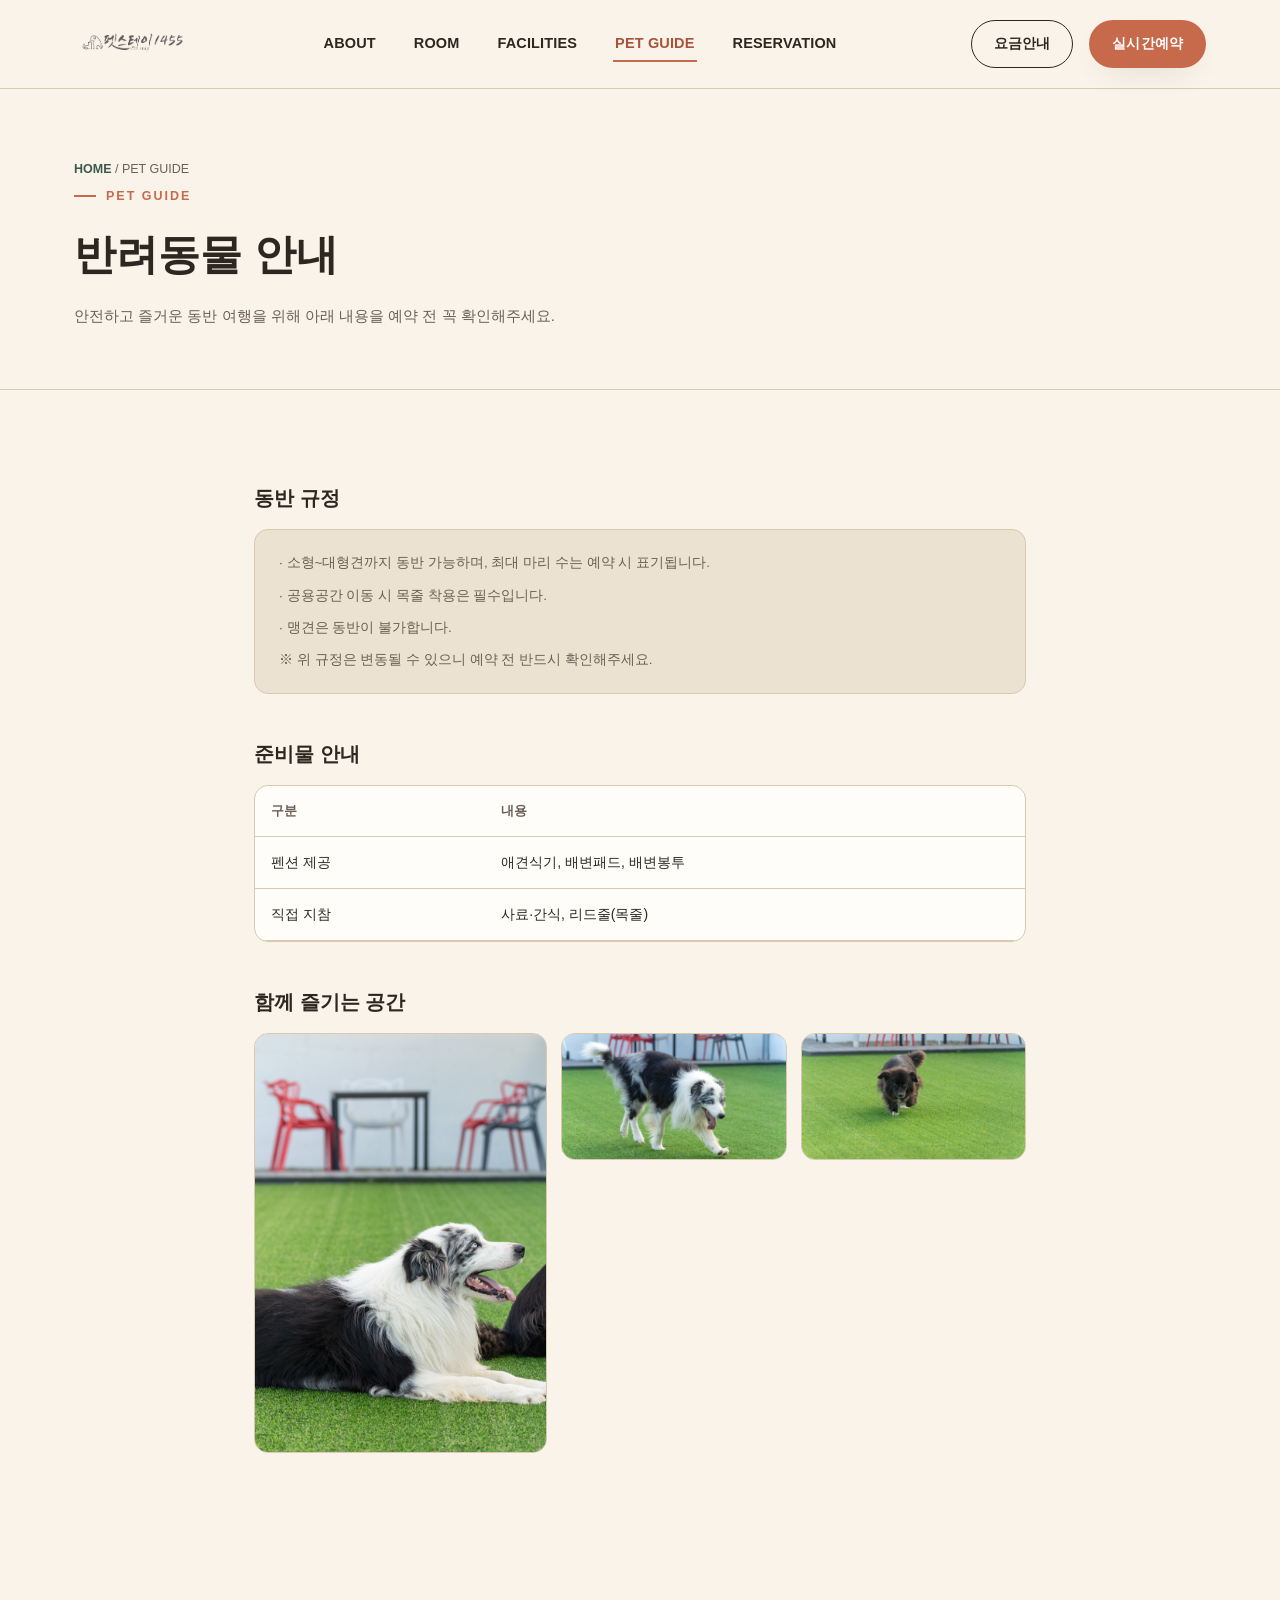
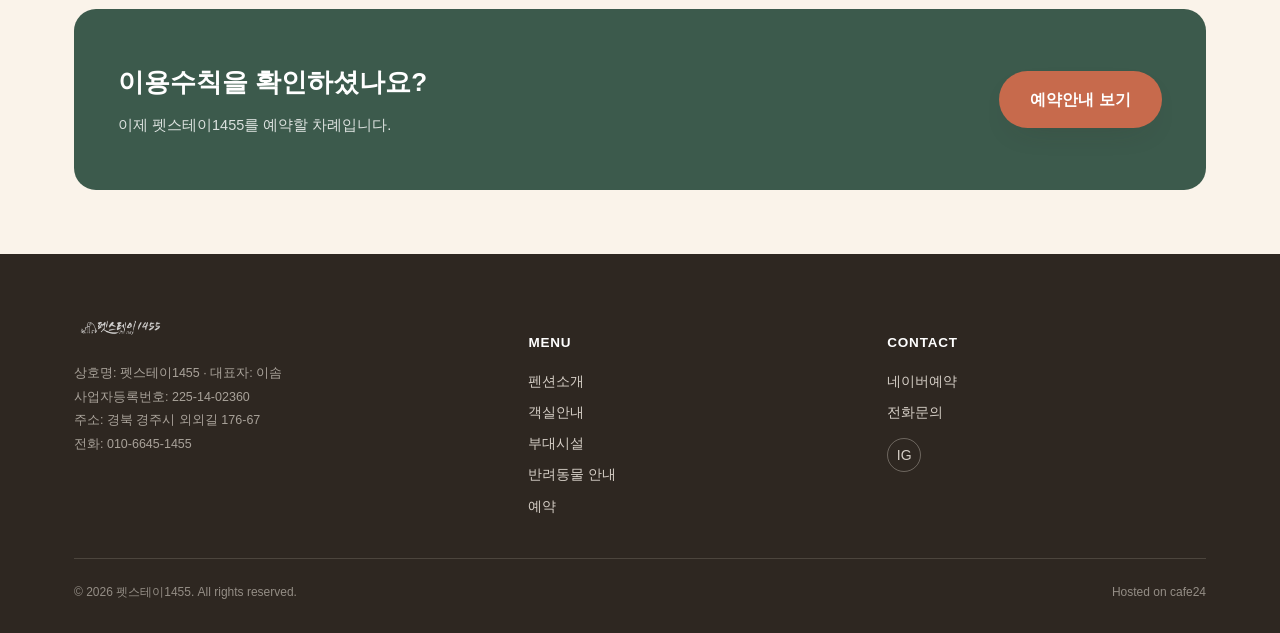
<file: pet-guide.html>
<!DOCTYPE html>
<html lang="ko">
<head>
<meta charset="UTF-8">
<meta name="viewport" content="width=device-width, initial-scale=1.0">
<title>반려동물 안내 | 펫스테이1455</title>
<meta name="description" content="펫스테이1455 반려동물 동반 규정 및 준비물 안내입니다.">
<link rel="icon" href="images/logo.png">
<link rel="stylesheet" href="css/style.css">
</head>
<body>

<header class="site-header">
  <div class="wrap">
    <a href="index.html" class="brand"><img src="images/logo.png" alt="펫스테이1455"></a>
    <nav class="gnb" id="gnb">
      <a href="about.html">ABOUT</a>
      <a href="rooms.html">ROOM</a>
      <a href="facilities.html">FACILITIES</a>
      <a href="pet-guide.html" aria-current="page">PET GUIDE</a>
      <a href="reservation.html">RESERVATION</a>
      <!-- <a href="reviews.html">REVIEWS</a> -->
    </nav>
    <div class="header-cta">
      <a class="btn btn-outline" href="reservation.html">요금안내</a>
      <a class="btn btn-primary" href="https://booking.naver.com/booking/3/bizes/1223844" target="_blank" rel="noopener">실시간예약</a>
      <button class="nav-toggle" id="navToggle" aria-label="메뉴 열기" aria-expanded="false"><span></span></button>
    </div>
  </div>
</header>

<main>
  <section class="page-hero">
    <div class="wrap">
      <div class="breadcrumb"><a href="index.html">HOME</a> / PET GUIDE</div>
      <div class="eyebrow">Pet Guide</div>
      <h1>반려동물 안내</h1>
      <p>안전하고 즐거운 동반 여행을 위해 아래 내용을 예약 전 꼭 확인해주세요.</p>
    </div>
  </section>

  <section class="section">
    <div class="wrap stack" style="gap:44px; max-width:820px;">

      <div data-reveal>
        <h3 style="font-size:20px; margin-bottom:14px;">동반 규정</h3>
        <div class="note-box stack" style="gap:10px;">
          <p style="margin:0;">· 소형~대형견까지 동반 가능하며, 최대 마리 수는 예약 시 표기됩니다.</p>
          <p style="margin:0;">· 공용공간 이동 시 목줄 착용은 필수입니다.</p>
          <p style="margin:0;">· 맹견은 동반이 불가합니다.</p>
          <p style="margin:0; color:var(--ink-soft);">※ 위 규정은 변동될 수 있으니 예약 전 반드시 확인해주세요.</p>
        </div>
      </div>

      <div data-reveal>
        <h3 style="font-size:20px; margin-bottom:14px;">준비물 안내</h3>
        <div class="table-wrap">
          <table class="table-simple">
            <thead><tr><th>구분</th><th>내용</th></tr></thead>
            <tbody>
              <tr><td>펜션 제공</td><td>애견식기, 배변패드, 배변봉투</td></tr>
              <tr><td>직접 지참</td><td>사료·간식, 리드줄(목줄)</td></tr>
            </tbody>
          </table>
        </div>
      </div>

      <div data-reveal>
        <h3 style="font-size:20px; margin-bottom:14px;">함께 즐기는 공간</h3>
        <div class="pet-gallery">
          <div class="ph tall"><img src="images/pet-gallery-3.jpg" alt="함께 있는 두 마리 강아지" onerror="this.style.display='none'"></div>
          <div class="ph wide"><img src="images/pet-gallery-1.jpg" alt="마당을 뛰는 강아지" onerror="this.style.display='none'"></div>
          <div class="ph wide"><img src="images/pet-gallery-2.jpg" alt="마당을 걷는 강아지" onerror="this.style.display='none'"></div>
        </div>
      </div>

    </div>
  </section>

  <section class="section-tight">
    <div class="wrap">
      <div class="cta-band" data-reveal>
        <div>
          <h3>이용수칙을 확인하셨나요?</h3>
          <p>이제 펫스테이1455를 예약할 차례입니다.</p>
        </div>
        <a class="btn btn-primary btn-lg" href="reservation.html">예약안내 보기</a>
      </div>
    </div>
  </section>
</main>

<footer class="site-footer">
  <div class="wrap">
    <div class="footer-grid">
      <div class="footer-brand">
        <img src="images/logo-white.png" alt="펫스테이1455">
        <p class="footer-biz">
          상호명: 펫스테이1455 &middot; 대표자: 이솜<br>
          사업자등록번호: 225-14-02360<br>
          주소: 경북 경주시 외외길 176-67<br>
          전화: 010-6645-1455
        </p>
      </div>
      <div>
        <h5>MENU</h5>
        <ul>
          <li><a href="about.html">펜션소개</a></li>
          <li><a href="rooms.html">객실안내</a></li>
          <li><a href="facilities.html">부대시설</a></li>
          <li><a href="pet-guide.html">반려동물 안내</a></li>
          <li><a href="reservation.html">예약</a></li>
          <!-- <li><a href="reviews.html">이용후기</a></li> -->
        </ul>
      </div>
      <div>
        <h5>CONTACT</h5>
        <ul>
          <li><a href="https://booking.naver.com/booking/3/bizes/1223844" target="_blank" rel="noopener">네이버예약</a></li>
          <li><a href="tel:010-6645-1455">전화문의</a></li>
        </ul>
        <div class="sns-row" style="margin-top:14px;">
          <a href="#" aria-label="인스타그램">IG</a>
        </div>
      </div>
    </div>
    <div class="footer-bottom">
      <span>&copy; 2026 펫스테이1455. All rights reserved.</span>
      <span id="secretCounterTrigger">Hosted on cafe24</span>
      <span id="visitCounter" class="visit-counter"></span>
    </div>
  </div>
</footer>

<script src="js/main.js"></script>
</body>
</html>
</file>
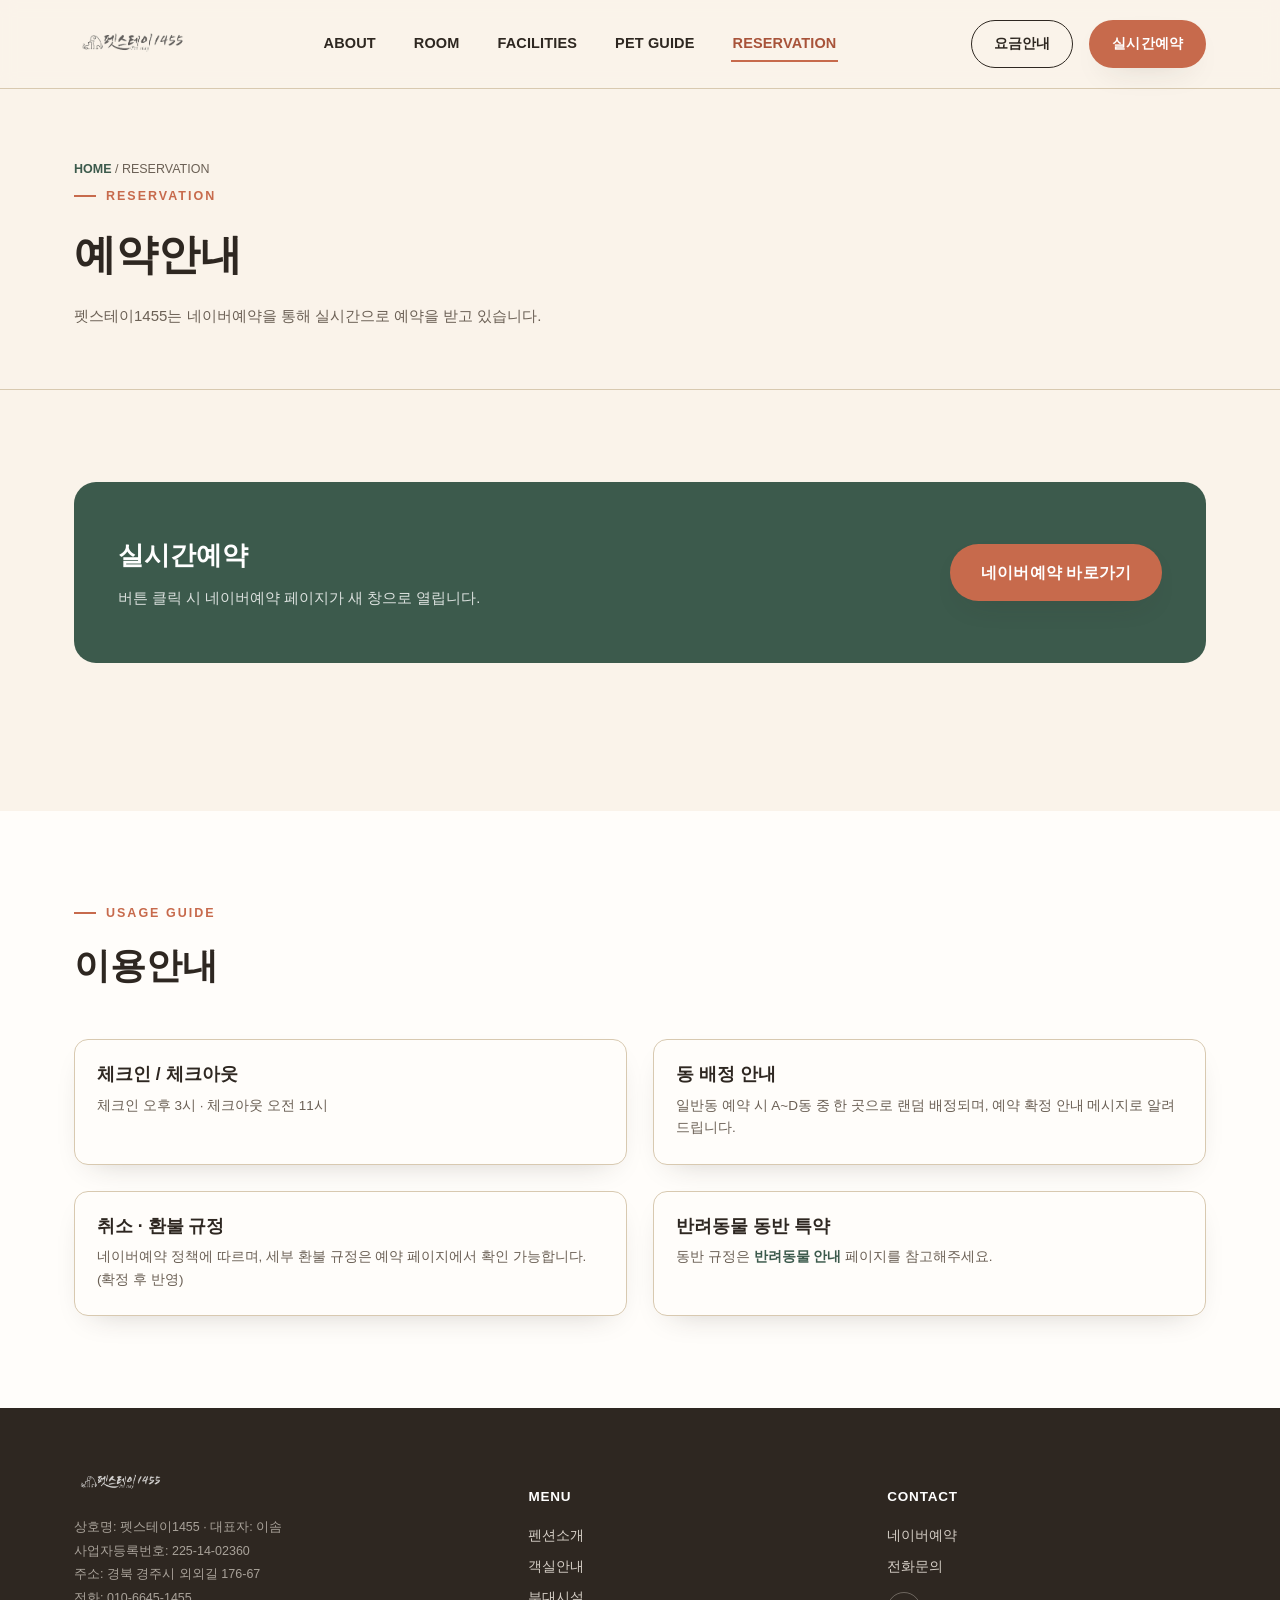
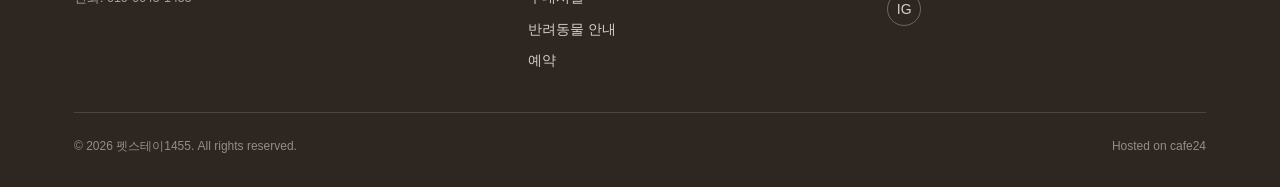
<file: reservation.html>
<!DOCTYPE html>
<html lang="ko">
<head>
<meta charset="UTF-8">
<meta name="viewport" content="width=device-width, initial-scale=1.0">
<title>예약안내 | 펫스테이1455</title>
<meta name="description" content="펫스테이1455 실시간예약 및 이용안내입니다. 네이버예약을 통해 예약하실 수 있습니다.">
<link rel="icon" href="images/logo.png">
<link rel="stylesheet" href="css/style.css">
</head>
<body>

<header class="site-header">
  <div class="wrap">
    <a href="index.html" class="brand"><img src="images/logo.png" alt="펫스테이1455"></a>
    <nav class="gnb" id="gnb">
      <a href="about.html">ABOUT</a>
      <a href="rooms.html">ROOM</a>
      <a href="facilities.html">FACILITIES</a>
      <a href="pet-guide.html">PET GUIDE</a>
      <a href="reservation.html" aria-current="page">RESERVATION</a>
      <!-- <a href="reviews.html">REVIEWS</a> -->
    </nav>
    <div class="header-cta">
      <a class="btn btn-outline" href="reservation.html">요금안내</a>
      <a class="btn btn-primary" href="https://booking.naver.com/booking/3/bizes/1223844" target="_blank" rel="noopener">실시간예약</a>
      <button class="nav-toggle" id="navToggle" aria-label="메뉴 열기" aria-expanded="false"><span></span></button>
    </div>
  </div>
</header>

<main>
  <section class="page-hero">
    <div class="wrap">
      <div class="breadcrumb"><a href="index.html">HOME</a> / RESERVATION</div>
      <div class="eyebrow">Reservation</div>
      <h1>예약안내</h1>
      <p>펫스테이1455는 네이버예약을 통해 실시간으로 예약을 받고 있습니다.</p>
    </div>
  </section>

  <section class="section">
    <div class="wrap">
      <div class="cta-band" data-reveal style="margin-bottom:56px;">
        <div>
          <h3>실시간예약</h3>
          <p>버튼 클릭 시 네이버예약 페이지가 새 창으로 열립니다.</p>
        </div>
        <a class="btn btn-primary btn-lg" href="https://booking.naver.com/booking/3/bizes/1223844" target="_blank" rel="noopener">네이버예약 바로가기</a>
      </div>
    </div>
  </section>

  <section class="section bg-paper">
    <div class="wrap">
      <div class="section-head" data-reveal>
        <div class="eyebrow">Usage Guide</div>
        <h2>이용안내</h2>
      </div>
      <div class="card-grid cols-2" data-reveal>
        <div class="fac-card">
          <div class="body">
            <h3>체크인 / 체크아웃</h3>
            <p>체크인 오후 3시 · 체크아웃 오전 11시</p>
          </div>
        </div>
        <div class="fac-card">
          <div class="body">
            <h3>동 배정 안내</h3>
            <p>일반동 예약 시 A~D동 중 한 곳으로 랜덤 배정되며, 예약 확정 안내 메시지로 알려드립니다.</p>
          </div>
        </div>
        <div class="fac-card">
          <div class="body">
            <h3>취소 · 환불 규정</h3>
            <p>네이버예약 정책에 따르며, 세부 환불 규정은 예약 페이지에서 확인 가능합니다. (확정 후 반영)</p>
          </div>
        </div>
        <div class="fac-card">
          <div class="body">
            <h3>반려동물 동반 특약</h3>
            <p>동반 규정은 <a href="pet-guide.html" style="color:var(--pine); font-weight:600;">반려동물 안내</a> 페이지를 참고해주세요.</p>
          </div>
        </div>
      </div>
    </div>
  </section>
</main>

<footer class="site-footer">
  <div class="wrap">
    <div class="footer-grid">
      <div class="footer-brand">
        <img src="images/logo-white.png" alt="펫스테이1455">
        <p class="footer-biz">
          상호명: 펫스테이1455 &middot; 대표자: 이솜<br>
          사업자등록번호: 225-14-02360<br>
          주소: 경북 경주시 외외길 176-67<br>
          전화: 010-6645-1455
        </p>
      </div>
      <div>
        <h5>MENU</h5>
        <ul>
          <li><a href="about.html">펜션소개</a></li>
          <li><a href="rooms.html">객실안내</a></li>
          <li><a href="facilities.html">부대시설</a></li>
          <li><a href="pet-guide.html">반려동물 안내</a></li>
          <li><a href="reservation.html">예약</a></li>
          <!-- <li><a href="reviews.html">이용후기</a></li> -->
        </ul>
      </div>
      <div>
        <h5>CONTACT</h5>
        <ul>
          <li><a href="https://booking.naver.com/booking/3/bizes/1223844" target="_blank" rel="noopener">네이버예약</a></li>
          <li><a href="tel:010-6645-1455">전화문의</a></li>
        </ul>
        <div class="sns-row" style="margin-top:14px;">
          <a href="#" aria-label="인스타그램">IG</a>
        </div>
      </div>
    </div>
    <div class="footer-bottom">
      <span>&copy; 2026 펫스테이1455. All rights reserved.</span>
      <span id="secretCounterTrigger">Hosted on cafe24</span>
      <span id="visitCounter" class="visit-counter"></span>
    </div>
  </div>
</footer>

<script src="js/main.js"></script>
</body>
</html>
</file>
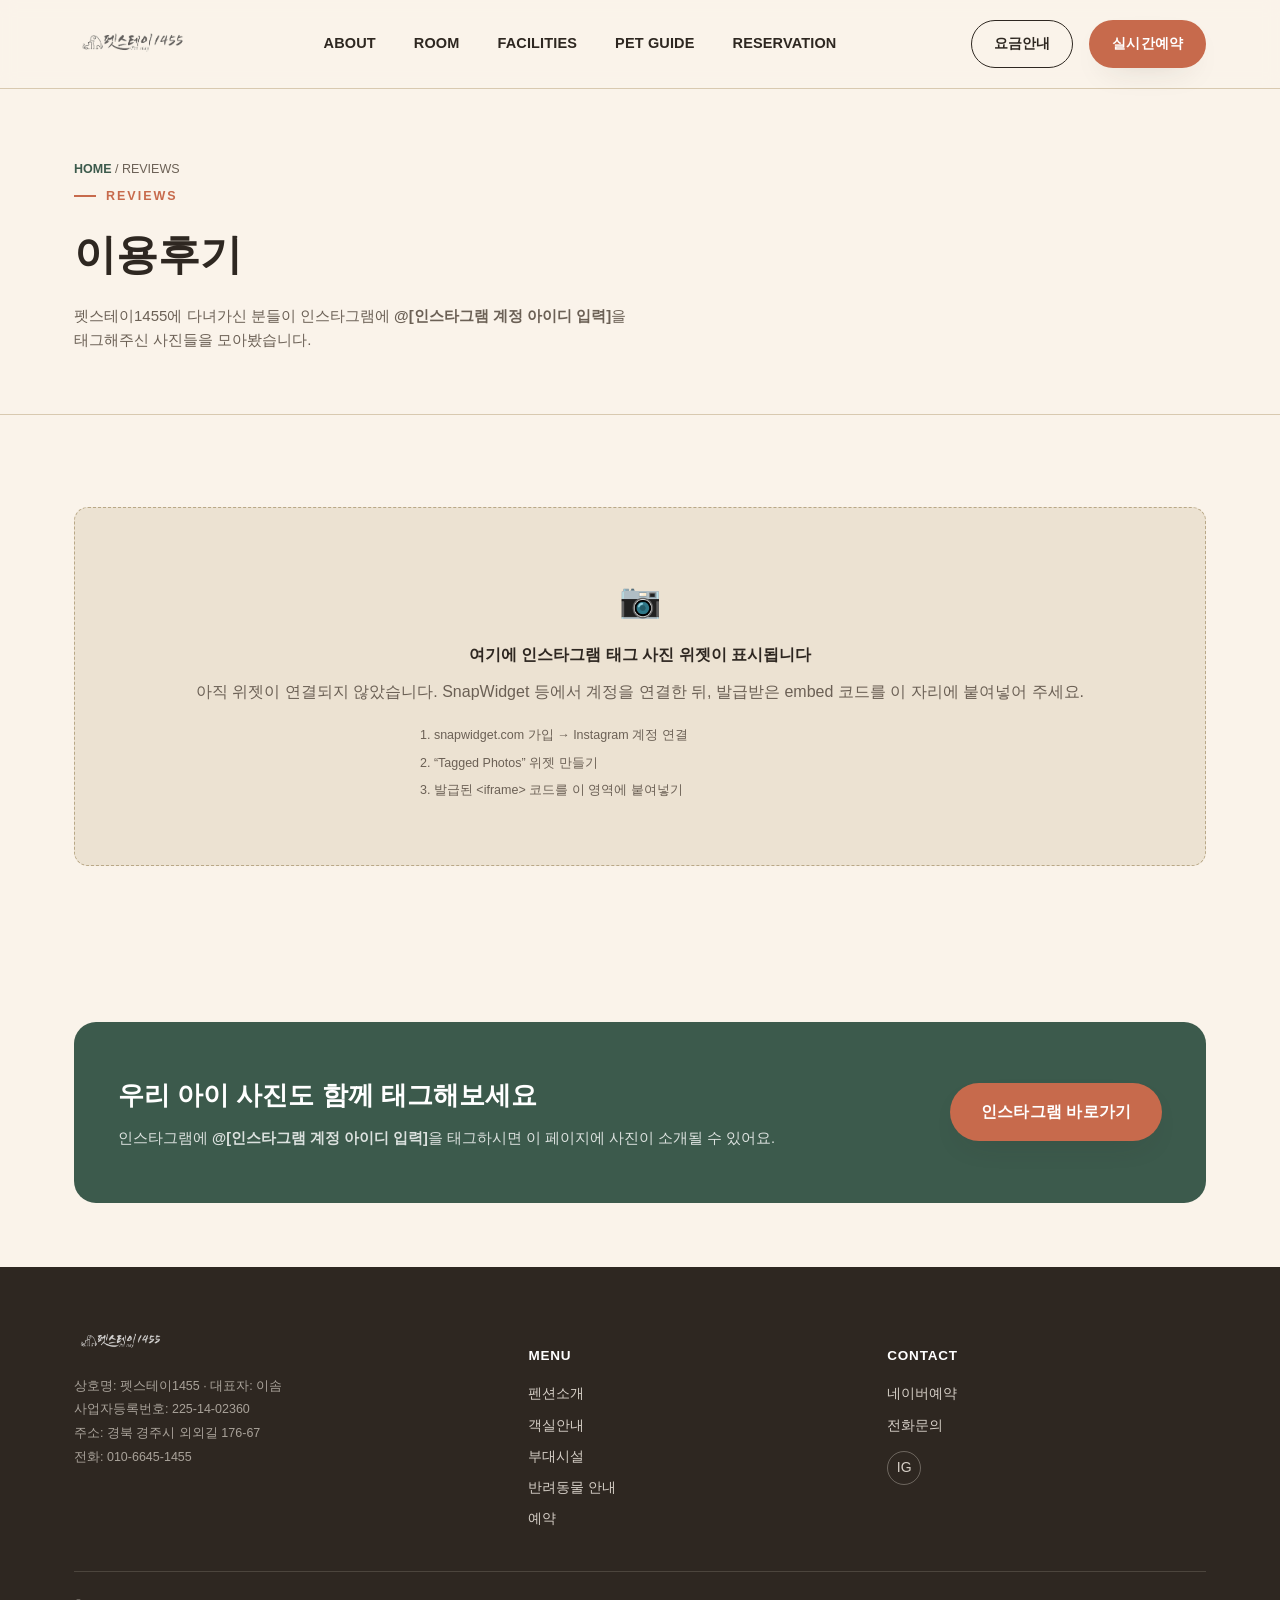
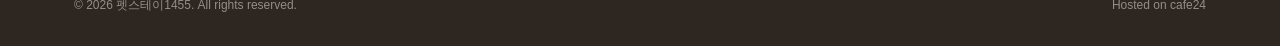
<file: reviews.html>
<!DOCTYPE html>
<html lang="ko">
<head>
<meta charset="UTF-8">
<meta name="viewport" content="width=device-width, initial-scale=1.0">
<title>이용후기 | 펫스테이1455</title>
<meta name="description" content="펫스테이1455에 다녀가신 분들이 인스타그램에 태그해주신 사진과 후기를 모아봤습니다.">
<link rel="icon" href="images/logo.png">
<link rel="stylesheet" href="css/style.css">
</head>
<body>

<header class="site-header">
  <div class="wrap">
    <a href="index.html" class="brand"><img src="images/logo.png" alt="펫스테이1455"></a>
    <nav class="gnb" id="gnb">
      <a href="about.html">ABOUT</a>
      <a href="rooms.html">ROOM</a>
      <a href="facilities.html">FACILITIES</a>
      <a href="pet-guide.html">PET GUIDE</a>
      <a href="reservation.html">RESERVATION</a>
      <!-- <a href="reviews.html" aria-current="page">REVIEWS</a> -->
    </nav>
    <div class="header-cta">
      <a class="btn btn-outline" href="reservation.html">요금안내</a>
      <a class="btn btn-primary" href="https://booking.naver.com/booking/3/bizes/1223844" target="_blank" rel="noopener">실시간예약</a>
      <button class="nav-toggle" id="navToggle" aria-label="메뉴 열기" aria-expanded="false"><span></span></button>
    </div>
  </div>
</header>

<main>
  <section class="page-hero">
    <div class="wrap">
      <div class="breadcrumb"><a href="index.html">HOME</a> / REVIEWS</div>
      <div class="eyebrow">Reviews</div>
      <h1>이용후기</h1>
      <p>펫스테이1455에 다녀가신 분들이 인스타그램에 <b>@[인스타그램 계정 아이디 입력]</b>을 태그해주신 사진들을 모아봤습니다.</p>
    </div>
  </section>

  <section class="section">
    <div class="wrap">
      <!--
        SnapWidget 연동 방법
        1) snapwidget.com 가입 후 Instagram 계정 연결 (비즈니스/크리에이터 계정 권장)
        2) "Tagged Photos" 또는 "Hashtag" 위젯 생성
        3) 발급된 <iframe class="snapwidget-widget" src="https://snapwidget.com/embed/XXXXXX" ...></iframe>
           코드를 아래 .widget-slot 블록을 통째로 교체해서 붙여넣기
      -->
      <div class="widget-slot" data-reveal>
        <span class="icon">📷</span>
        <b>여기에 인스타그램 태그 사진 위젯이 표시됩니다</b>
        <p style="margin:10px 0 0;">아직 위젯이 연결되지 않았습니다. SnapWidget 등에서 계정을 연결한 뒤, 발급받은 embed 코드를 이 자리에 붙여넣어 주세요.</p>
        <ul class="steps">
          <li>1. snapwidget.com 가입 → Instagram 계정 연결</li>
          <li>2. &ldquo;Tagged Photos&rdquo; 위젯 만들기</li>
          <li>3. 발급된 &lt;iframe&gt; 코드를 이 영역에 붙여넣기</li>
        </ul>
      </div>
      <!-- <div class="insta-embed-wrap">
        <iframe class="snapwidget-widget" src="https://snapwidget.com/embed/XXXXXX" allowtransparency="true" frameborder="0" scrolling="no" style="border:none; overflow:hidden; width:100%;"></iframe>
      </div> -->
    </div>
  </section>

  <section class="section-tight">
    <div class="wrap">
      <div class="cta-band" data-reveal>
        <div>
          <h3>우리 아이 사진도 함께 태그해보세요</h3>
          <p>인스타그램에 <b>@[인스타그램 계정 아이디 입력]</b>을 태그하시면 이 페이지에 사진이 소개될 수 있어요.</p>
        </div>
        <a class="btn btn-primary btn-lg" href="https://www.instagram.com/" target="_blank" rel="noopener">인스타그램 바로가기</a>
      </div>
    </div>
  </section>
</main>

<footer class="site-footer">
  <div class="wrap">
    <div class="footer-grid">
      <div class="footer-brand">
        <img src="images/logo-white.png" alt="펫스테이1455">
        <p class="footer-biz">
          상호명: 펫스테이1455 &middot; 대표자: 이솜<br>
          사업자등록번호: 225-14-02360<br>
          주소: 경북 경주시 외외길 176-67<br>
          전화: 010-6645-1455
        </p>
      </div>
      <div>
        <h5>MENU</h5>
        <ul>
          <li><a href="about.html">펜션소개</a></li>
          <li><a href="rooms.html">객실안내</a></li>
          <li><a href="facilities.html">부대시설</a></li>
          <li><a href="pet-guide.html">반려동물 안내</a></li>
          <li><a href="reservation.html">예약</a></li>
          <!-- <li><a href="reviews.html">이용후기</a></li> -->
        </ul>
      </div>
      <div>
        <h5>CONTACT</h5>
        <ul>
          <li><a href="https://booking.naver.com/booking/3/bizes/1223844" target="_blank" rel="noopener">네이버예약</a></li>
          <li><a href="tel:010-6645-1455">전화문의</a></li>
        </ul>
        <div class="sns-row" style="margin-top:14px;">
          <a href="#" aria-label="인스타그램">IG</a>
        </div>
      </div>
    </div>
    <div class="footer-bottom">
      <span>&copy; 2026 펫스테이1455. All rights reserved.</span>
      <span id="secretCounterTrigger">Hosted on cafe24</span>
      <span id="visitCounter" class="visit-counter"></span>
    </div>
  </div>
</footer>

<script src="js/main.js"></script>
</body>
</html>
</file>
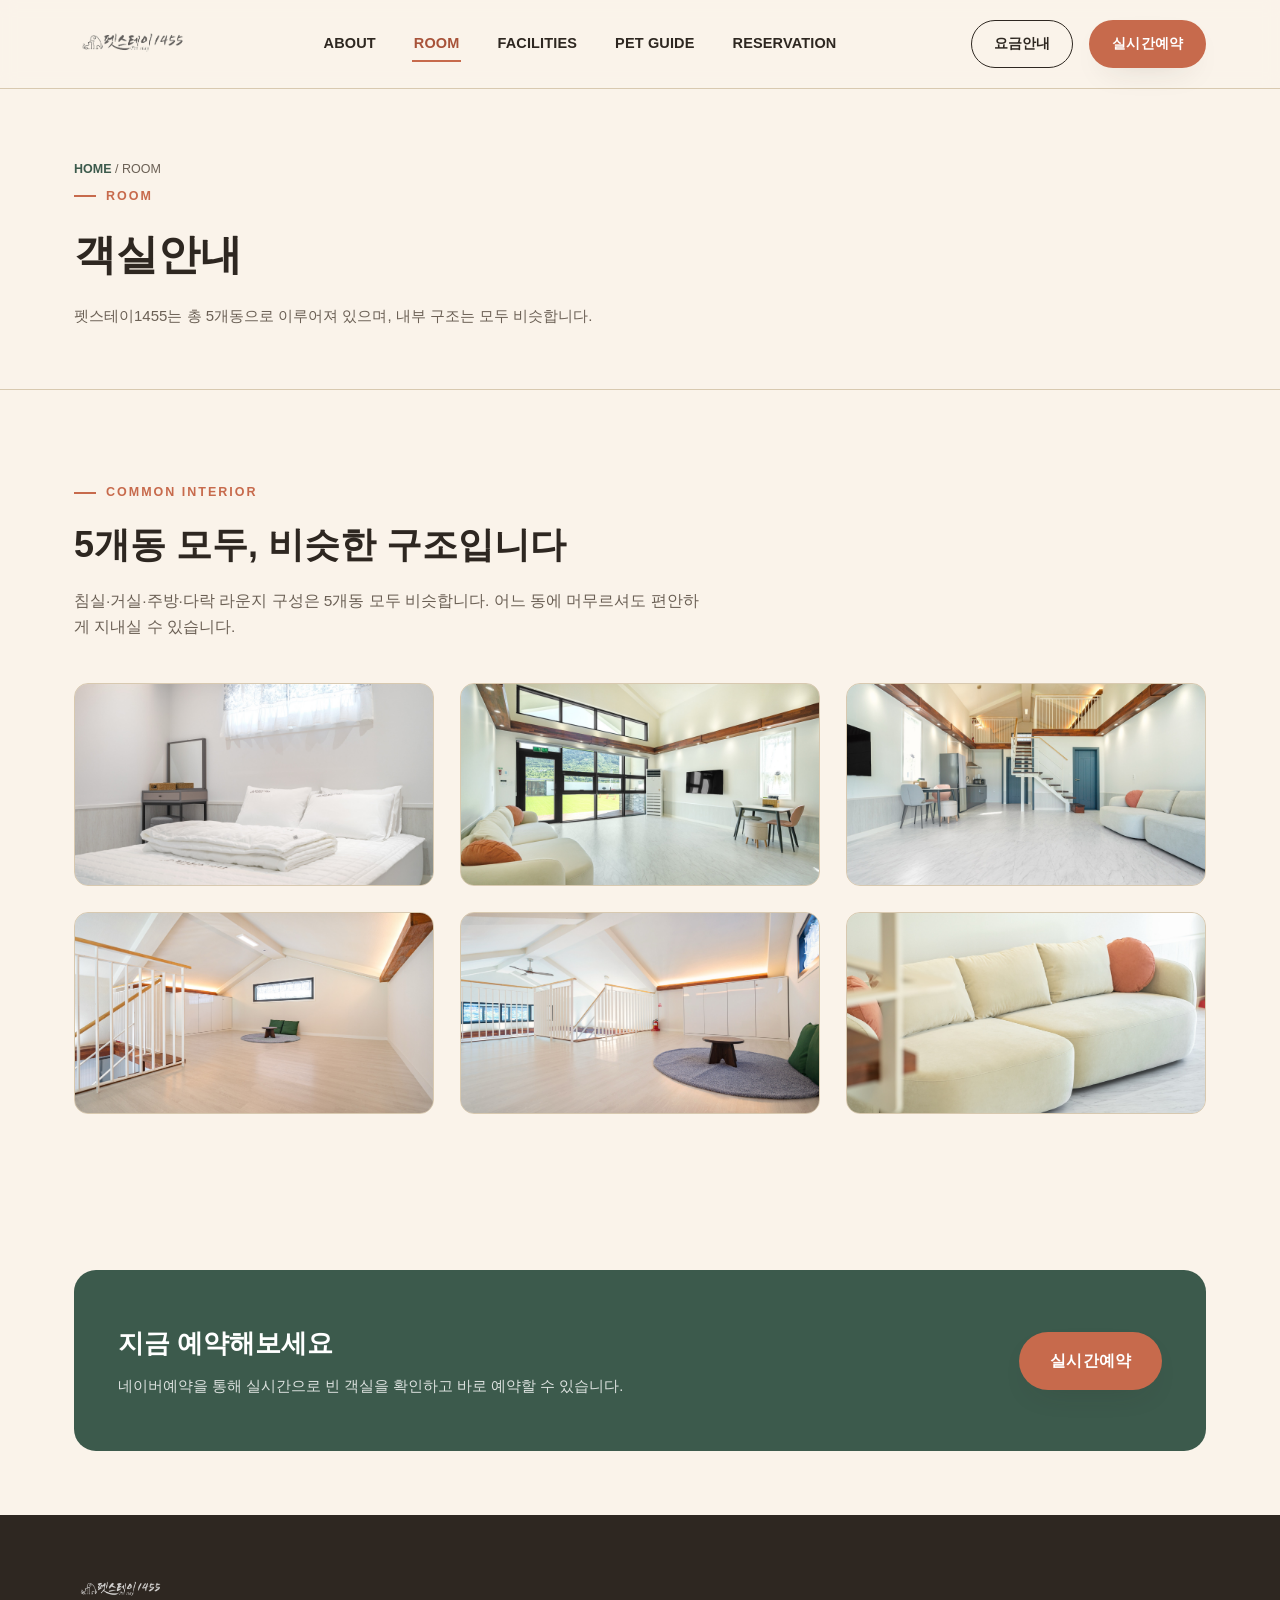
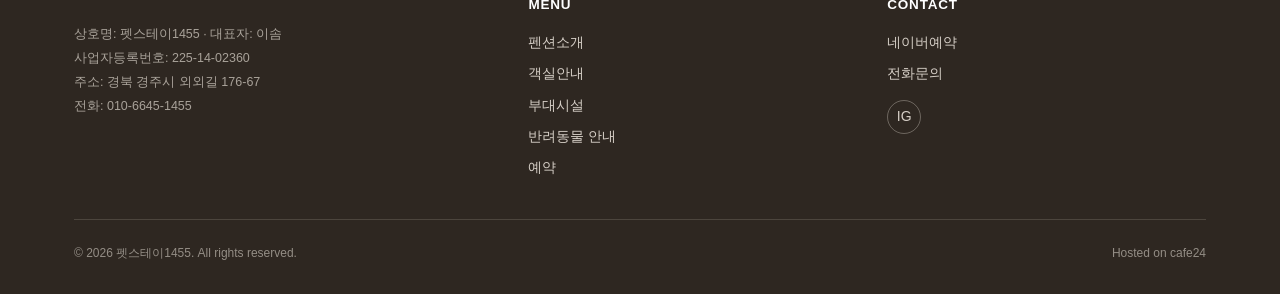
<file: rooms.html>
<!DOCTYPE html>
<html lang="ko">
<head>
<meta charset="UTF-8">
<meta name="viewport" content="width=device-width, initial-scale=1.0">
<title>객실안내 | 펫스테이1455</title>
<meta name="description" content="펫스테이1455의 객실안내. 5개동 모두 비슷한 구조로 지어진 독채형 애견동반 펜션입니다.">
<link rel="icon" href="images/logo.png">
<link rel="stylesheet" href="css/style.css">
</head>
<body>

<header class="site-header">
  <div class="wrap">
    <a href="index.html" class="brand"><img src="images/logo.png" alt="펫스테이1455"></a>
    <nav class="gnb" id="gnb">
      <a href="about.html">ABOUT</a>
      <a href="rooms.html" aria-current="page">ROOM</a>
      <a href="facilities.html">FACILITIES</a>
      <a href="pet-guide.html">PET GUIDE</a>
      <a href="reservation.html">RESERVATION</a>
      <!-- <a href="reviews.html">REVIEWS</a> -->
    </nav>
    <div class="header-cta">
      <a class="btn btn-outline" href="reservation.html">요금안내</a>
      <a class="btn btn-primary" href="https://booking.naver.com/booking/3/bizes/1223844" target="_blank" rel="noopener">실시간예약</a>
      <button class="nav-toggle" id="navToggle" aria-label="메뉴 열기" aria-expanded="false"><span></span></button>
    </div>
  </div>
</header>

<main>
  <section class="page-hero">
    <div class="wrap">
      <div class="breadcrumb"><a href="index.html">HOME</a> / ROOM</div>
      <div class="eyebrow">Room</div>
      <h1>객실안내</h1>
      <p>펫스테이1455는 총 5개동으로 이루어져 있으며, 내부 구조는 모두 비슷합니다.</p>
    </div>
  </section>

  <!-- 공통 객실 소개 -->
  <section class="section">
    <div class="wrap">
      <div class="section-head" data-reveal>
        <div class="eyebrow">Common Interior</div>
        <h2>5개동 모두, 비슷한 구조입니다</h2>
        <p>침실·거실·주방·다락 라운지 구성은 5개동 모두 비슷합니다. 어느 동에 머무르셔도 편안하게 지내실 수 있습니다.</p>
      </div>
      <div class="card-grid cols-3" data-reveal>
        <div class="ph wide"><img src="images/room-bedroom.jpg" alt="침실" onerror="this.style.display='none'"></div>
        <div class="ph wide"><img src="images/room-living-1.jpg" alt="거실 전경" onerror="this.style.display='none'"></div>
        <div class="ph wide"><img src="images/room-living-2.jpg" alt="거실 및 주방" onerror="this.style.display='none'"></div>
        <div class="ph wide"><img src="images/room-loft.jpg" alt="다락 라운지" onerror="this.style.display='none'"></div>
        <div class="ph wide"><img src="images/room-loft-2.jpg" alt="다락 라운지 2" onerror="this.style.display='none'"></div>
        <div class="ph wide"><img src="images/room-sofa.jpg" alt="거실 소파" onerror="this.style.display='none'"></div>
      </div>
    </div>
  </section>

  <section class="section-tight">
    <div class="wrap">
      <div class="cta-band" data-reveal>
        <div>
          <h3>지금 예약해보세요</h3>
          <p>네이버예약을 통해 실시간으로 빈 객실을 확인하고 바로 예약할 수 있습니다.</p>
        </div>
        <a class="btn btn-primary btn-lg" href="https://booking.naver.com/booking/3/bizes/1223844" target="_blank" rel="noopener">실시간예약</a>
      </div>
    </div>
  </section>
</main>

<footer class="site-footer">
  <div class="wrap">
    <div class="footer-grid">
      <div class="footer-brand">
        <img src="images/logo-white.png" alt="펫스테이1455">
        <p class="footer-biz">
          상호명: 펫스테이1455 &middot; 대표자: 이솜<br>
          사업자등록번호: 225-14-02360<br>
          주소: 경북 경주시 외외길 176-67<br>
          전화: 010-6645-1455
        </p>
      </div>
      <div>
        <h5>MENU</h5>
        <ul>
          <li><a href="about.html">펜션소개</a></li>
          <li><a href="rooms.html">객실안내</a></li>
          <li><a href="facilities.html">부대시설</a></li>
          <li><a href="pet-guide.html">반려동물 안내</a></li>
          <li><a href="reservation.html">예약</a></li>
          <!-- <li><a href="reviews.html">이용후기</a></li> -->
        </ul>
      </div>
      <div>
        <h5>CONTACT</h5>
        <ul>
          <li><a href="https://booking.naver.com/booking/3/bizes/1223844" target="_blank" rel="noopener">네이버예약</a></li>
          <li><a href="tel:010-6645-1455">전화문의</a></li>
        </ul>
        <div class="sns-row" style="margin-top:14px;">
          <a href="#" aria-label="인스타그램">IG</a>
        </div>
      </div>
    </div>
    <div class="footer-bottom">
      <span>&copy; 2026 펫스테이1455. All rights reserved.</span>
      <span id="secretCounterTrigger">Hosted on cafe24</span>
      <span id="visitCounter" class="visit-counter"></span>
    </div>
  </div>
</footer>

<script src="js/main.js"></script>
</body>
</html>
</file>
<file: css/style.css>
/* =========================================================
   팻스테이1455 — 공통 스타일시트
   ========================================================= */

:root{
  --cream:#faf3ea;
  --paper:#fffdfa;
  --ink:#2e2721;
  --ink-soft:#6b6055;
  --terracotta:#c76a4c;
  --terracotta-dark:#a8533a;
  --terracotta-soft:#efd3c4;
  --pine:#3c5a4c;
  --pine-dark:#2b4238;
  --sky:#5c86a6;
  --stone:#ece2d2;
  --stone-line:#d8c9b0;
  --stone-line-strong:#b9a887;
  --shadow-soft: 0 12px 32px -18px rgba(46,39,33,0.28);
  --shadow-strong: 0 20px 48px -20px rgba(46,39,33,0.38);
  --radius-s: 8px;
  --radius-m: 14px;
  --radius-l: 22px;
  --sans: "Pretendard", -apple-system, BlinkMacSystemFont, "Apple SD Gothic Neo", "Malgun Gothic", "Noto Sans KR", sans-serif;
}

*, *::before, *::after{ box-sizing: border-box; }
html{ scroll-behavior: smooth; }
body{
  margin:0;
  background: var(--cream);
  color: var(--ink);
  font-family: var(--sans);
  line-height: 1.65;
  -webkit-font-smoothing: antialiased;
}
img{ max-width:100%; display:block; }
a{ color:inherit; text-decoration:none; }
ul{ margin:0; padding:0; list-style:none; }
h1,h2,h3,h4{ margin:0; text-wrap:balance; }
button{ font-family:inherit; }

.wrap{
  max-width: 1180px;
  margin: 0 auto;
  padding: 0 24px;
}

/* ---------- Header / GNB ---------- */
.site-header{
  position: sticky;
  top:0;
  z-index: 100;
  background: rgba(250,243,234,0.92);
  backdrop-filter: blur(8px);
  border-bottom: 1px solid var(--stone-line);
}
.site-header .wrap{
  display:flex;
  align-items:center;
  justify-content: space-between;
  height: 88px;
}
.brand{ display:flex; align-items:center; gap:10px; }
.brand img{ height: 48px; width:auto; }

.gnb{ display:flex; align-items:center; gap:34px; }
.gnb a{
  font-size: 14.5px;
  font-weight: 600;
  letter-spacing: 0.01em;
  color: var(--ink);
  position:relative;
  padding: 6px 2px;
}
.gnb a::after{
  content:"";
  position:absolute;
  left:0; right:0; bottom:0;
  height:2px;
  background: var(--terracotta);
  transform: scaleX(0);
  transform-origin: left;
  transition: transform .2s ease;
}
.gnb a:hover::after, .gnb a[aria-current="page"]::after{ transform: scaleX(1); }
.gnb a[aria-current="page"]{ color: var(--terracotta-dark); }

.header-cta{
  display:flex;
  align-items:center;
  gap:16px;
}
.btn{
  display:inline-flex;
  align-items:center;
  justify-content:center;
  gap:8px;
  padding: 11px 22px;
  border-radius: 100px;
  font-size: 14px;
  font-weight: 700;
  letter-spacing: 0.01em;
  border: 1px solid transparent;
  cursor:pointer;
  transition: transform .15s ease, box-shadow .15s ease, background .15s ease;
}
.btn:hover{ transform: translateY(-1px); }
.btn-primary{ background: var(--terracotta); color:#fff; box-shadow: var(--shadow-soft); }
.btn-primary:hover{ background: var(--terracotta-dark); }
.btn-outline{ background: transparent; border-color: var(--ink); color: var(--ink); }
.btn-outline:hover{ background: var(--ink); color: var(--cream); }
.btn-ghost-light{ background: rgba(255,255,255,0.14); border-color: rgba(255,255,255,0.6); color:#fff; }
.btn-ghost-light:hover{ background: rgba(255,255,255,0.26); }
.btn-block{ width:100%; }
.btn-lg{ padding:15px 30px; font-size:15.5px; }

.nav-toggle{
  display:none;
  width:40px; height:40px;
  border:1px solid var(--stone-line-strong);
  border-radius:10px;
  background: var(--paper);
  align-items:center; justify-content:center;
  cursor:pointer;
}
.nav-toggle span, .nav-toggle span::before, .nav-toggle span::after{
  content:""; display:block; width:18px; height:2px; background: var(--ink); position:relative; transition:.2s;
}
.nav-toggle span::before{ position:absolute; top:-6px; }
.nav-toggle span::after{ position:absolute; top:6px; }

/* ---------- Mobile nav ---------- */
@media (max-width: 880px){
  .gnb{
    position:fixed;
    top: 88px; left:0; right:0;
    background: var(--cream);
    flex-direction:column;
    align-items:flex-start;
    padding: 26px 24px 32px;
    gap: 20px;
    max-height: calc(100dvh - 88px);
    overflow-y: auto;
    box-shadow: var(--shadow-soft);
    border-bottom: 1px solid var(--stone-line);
    opacity: 0;
    visibility: hidden;
    transform: translateY(-10px);
    transition: transform .2s ease, opacity .2s ease, visibility .2s;
  }
  .gnb.open{ opacity:1; visibility:visible; transform: translateY(0); }
  .gnb a{ font-size: 17px; }
  .header-cta .btn-outline{ display:none; }
  .nav-toggle{ display:flex; }
}

/* ---------- Eyebrow / section headers ---------- */
.eyebrow{
  font-size: 12.5px;
  letter-spacing: 0.16em;
  text-transform: uppercase;
  color: var(--terracotta);
  font-weight: 700;
  display:flex; align-items:center; gap:10px;
}
.eyebrow::before{ content:""; width:22px; height:2px; background: var(--terracotta); display:inline-block; }

.section{ padding: 92px 0; }
.section-tight{ padding: 64px 0; }
.section-head{ max-width: 640px; margin-bottom: 44px; }
.section-head h2{
  font-size: clamp(26px, 3vw, 36px);
  margin-top: 12px;
  font-weight: 800;
}
.section-head p{ color: var(--ink-soft); margin-top: 14px; font-size: 15.5px; }
.section-head.center{ margin-left:auto; margin-right:auto; text-align:center; }
.section-head.center .eyebrow{ justify-content:center; }
.section-head.center .eyebrow::before{ display:none; }

.bg-paper{ background: var(--paper); }
.bg-pine{ background: var(--pine); color: #f3ede2; }
.bg-pine .eyebrow{ color: var(--terracotta-soft); }
.bg-pine .eyebrow::before{ background: var(--terracotta-soft); }
.bg-pine .section-head p{ color: rgba(243,237,226,0.78); }

/* ---------- Placeholder photo blocks ----------
   실제 JPG가 images/ 폴더에 들어오면 자동으로 그 사진이 노출되고,
   아직 없을 때는 대체 라벨이 있는 플레이스홀더로 보입니다. */
.ph{
  position:relative;
  border-radius: var(--radius-m);
  overflow:hidden;
  background:
    repeating-linear-gradient(135deg, var(--stone) 0 10px, #e2d5bf 10px 20px);
  border: 1px solid var(--stone-line);
  display:flex; align-items:flex-end;
  min-height: 220px;
}
.ph img{
  position:absolute; inset:0;
  width:100%; height:100%; object-fit:cover;
}
.ph.tall{ min-height: 420px; }
.ph.short{ min-height: 160px; }
.ph.square{ aspect-ratio: 1/1; min-height:0; }
.ph.wide{ aspect-ratio: 16/9; min-height:0; }

/* ---------- Hero ---------- */
.hero{
  position:relative;
  min-height: 82vh;
  display:flex;
  align-items:center;
  color:#fff;
  background: linear-gradient(180deg, rgba(30,25,20,0.35), rgba(30,25,20,0.6)),
    repeating-linear-gradient(135deg, #4a5c4f 0 24px, #3c4d42 24px 48px);
}
.hero.has-photo{ background-size: cover; background-position: center; }
.hero.has-photo::before{
  content: "";
  position: absolute;
  inset: 0;
  background: linear-gradient(180deg, rgba(18,15,12,0.22) 0%, rgba(18,15,12,0.36) 45%, rgba(18,15,12,0.5) 100%);
  z-index: 0;
}
.hero-inner{ position:relative; z-index:1; }
.hero h1{
  font-size: clamp(32px, 5vw, 56px);
  font-weight: 800;
  line-height:1.25;
  text-wrap: balance;
  text-shadow: 0 2px 16px rgba(0,0,0,0.35), 0 1px 3px rgba(0,0,0,0.4);
}
.hero .tagline{
  margin-top: 18px;
  font-size: 16.5px;
  max-width: 520px;
  opacity: 0.96;
  text-shadow: 0 1px 8px rgba(0,0,0,0.4);
}
.hero-actions{ margin-top: 34px; display:flex; gap:14px; flex-wrap:wrap; }

/* ---------- Quick icon strip ---------- */
.quick-strip{
  display:grid;
  grid-template-columns: repeat(5, 1fr);
  gap: 1px;
  background: var(--stone-line);
  border-top:1px solid var(--stone-line);
  border-bottom:1px solid var(--stone-line);
}
.quick-item{
  background: var(--paper);
  padding: 26px 14px;
  text-align:center;
  display:flex; flex-direction:column; align-items:center; gap:10px;
}
.quick-item .ic{ font-size: 26px; }
.quick-item span{ font-size: 13px; font-weight:600; color: var(--ink-soft); }
@media (max-width: 760px){
  .quick-strip{ grid-template-columns: repeat(2, 1fr); }
}

/* ---------- Intro (2-column story) ---------- */
.intro-grid{
  display:grid;
  grid-template-columns: 1fr 1fr;
  gap: 56px;
  align-items:center;
}
.intro-photos{ position:relative; }
.intro-photos > .ph:first-child{ width: 78%; }
.intro-photos > .ph:last-child{
  width: 62%; position:absolute; right:0; bottom:-40px;
  box-shadow: var(--shadow-strong); border: 6px solid var(--paper);
}
/* 3-photo variant (hero shot on top, two accent shots below) */
.intro-photos.triptych{ display:flex; flex-direction:column; gap:16px; }
.intro-photos.triptych > .ph:first-child{ width:100%; }
.intro-photos.triptych .photo-duo{ display:flex; gap:16px; }
.intro-photos.triptych .photo-duo .ph{ flex:1; width:auto; }
.intro-text h3{ font-size: 26px; margin-bottom: 18px; }
.intro-text p{ color: var(--ink-soft); font-size: 15.5px; margin: 0 0 14px; }
@media (max-width: 880px){
  .intro-grid{ grid-template-columns: 1fr; }
  .intro-photos{ margin-bottom: 60px; }
}

/* ---------- Cards / grids ---------- */
.card-grid{ display:grid; gap: 26px; }
.cols-2{ grid-template-columns: repeat(2, 1fr); }
.cols-3{ grid-template-columns: repeat(3, 1fr); }
.cols-4{ grid-template-columns: repeat(4, 1fr); }
.cols-5{ grid-template-columns: repeat(5, 1fr); }
@media (max-width: 980px){
  .cols-3, .cols-4, .cols-5{ grid-template-columns: repeat(2, 1fr); }
}
@media (max-width: 600px){
  .cols-2, .cols-3, .cols-4, .cols-5{ grid-template-columns: 1fr; }
}

.fac-card{
  background: var(--paper);
  border: 1px solid var(--stone-line);
  border-radius: var(--radius-m);
  overflow:hidden;
  box-shadow: var(--shadow-soft);
  transition: transform .2s ease;
}
.fac-card:hover{ transform: translateY(-4px); }
.fac-card .body{ padding: 20px 22px 24px; }
.fac-card h3{ font-size: 17.5px; margin-bottom: 6px; }
.fac-card p{ font-size: 13.5px; color: var(--ink-soft); margin:0; }

/* ---------- Pet gallery ---------- */
.pet-gallery{ display:grid; grid-template-columns: 1.3fr 1fr 1fr; gap: 14px; }
.pet-gallery .ph:first-child{ grid-row: span 2; }
@media (max-width: 760px){
  .pet-gallery{ grid-template-columns: 1fr 1fr; }
  .pet-gallery .ph:first-child{ grid-column: span 2; grid-row: auto; }
}

/* ---------- Guide strip ---------- */
.guide-strip{
  display:grid;
  grid-template-columns: repeat(4, 1fr);
  gap: 20px;
}
.guide-item{
  background: var(--paper);
  border: 1px solid var(--stone-line);
  border-radius: var(--radius-m);
  padding: 22px;
}
.guide-item .ic{ font-size:22px; margin-bottom:10px; display:block; }
.guide-item h4{ font-size: 14.5px; margin-bottom:6px; }
.guide-item p{ font-size: 13px; color: var(--ink-soft); margin:0; }
@media (max-width: 880px){ .guide-strip{ grid-template-columns: repeat(2,1fr); } }


/* ---------- Location / Map embed ---------- */
.map-embed{
  border: 1px solid var(--stone-line);
  border-radius: var(--radius-m);
  overflow: hidden;
  background: var(--stone);
}
.map-embed iframe,
.map-embed .map-canvas{
  width: 100%;
  height: 320px;
  border: 0;
  display: block;
}
.map-embed-foot{
  display:flex;
  align-items:center;
  justify-content:space-between;
  gap: 10px;
  flex-wrap: wrap;
  padding: 12px 16px;
  font-size: 12.5px;
  color: var(--ink-soft);
  background: var(--paper);
  border-top: 1px solid var(--stone-line);
}
.map-embed-foot a{ color: var(--pine); font-weight:700; white-space:nowrap; }
.location-grid{ display:grid; grid-template-columns: 1fr 1fr; gap: 44px; align-items:center; }
@media (max-width: 880px){ .location-grid{ grid-template-columns:1fr; } }
.info-list{ display:flex; flex-direction:column; gap:14px; }
.info-list li{ display:flex; gap:14px; font-size:14.5px; }
.info-list li b{ min-width: 88px; color: var(--ink); }
.info-list li span{ color: var(--ink-soft); }

/* ---------- CTA band ---------- */
.cta-band{
  background: var(--pine);
  color: #fff;
  border-radius: var(--radius-l);
  padding: 52px 44px;
  display:flex; align-items:center; justify-content:space-between; gap: 30px;
  flex-wrap:wrap;
}
.cta-band h3{ font-size: 26px; margin-bottom:10px; }
.cta-band p{ opacity:.82; margin:0; font-size:14.5px; }

/* ---------- Footer ---------- */
.site-footer{ background: var(--ink); color: rgba(250,243,234,0.82); padding: 56px 0 30px; }
.footer-grid{ display:grid; grid-template-columns: 1.3fr 1fr 1fr; gap: 40px; }
@media (max-width:880px){ .footer-grid{ grid-template-columns:1fr; } }
.footer-grid h5{ color:#fff; font-size:13.5px; letter-spacing:.06em; text-transform:uppercase; margin-bottom:16px; }
.footer-brand img{ height:38px; margin-bottom:14px; }
.footer-grid ul{ display:flex; flex-direction:column; gap:9px; font-size:13.5px; }
.footer-grid ul a:hover{ color:#fff; }
.footer-biz{ font-size:12.5px; line-height:1.9; color: rgba(250,243,234,0.6); }
.footer-bottom{
  position: relative;
  margin-top: 40px; padding-top: 24px;
  border-top: 1px solid rgba(250,243,234,0.14);
  display:flex; justify-content:space-between; flex-wrap:wrap; gap:10px;
  font-size: 12px; color: rgba(250,243,234,0.5);
}
.visit-counter{
  display: none;
  position: absolute;
  right: 0;
  bottom: calc(100% + 6px);
  background: var(--paper);
  color: var(--ink);
  font-size: 11.5px;
  font-weight: 600;
  padding: 7px 14px;
  border-radius: 8px;
  box-shadow: var(--shadow-soft);
  white-space: nowrap;
  z-index: 5;
}
.visit-counter.visible{ display: inline-block; }
.sns-row{ display:flex; gap:12px; }
.sns-row a{
  width:34px; height:34px; border-radius:50%;
  border:1px solid rgba(250,243,234,0.3);
  display:flex; align-items:center; justify-content:center;
  font-size:14px;
}

/* ---------- Instagram widget slot ---------- */
.widget-slot{
  border: 1px dashed var(--stone-line-strong);
  border-radius: var(--radius-m);
  background: var(--stone);
  padding: 64px 24px;
  text-align: center;
  color: var(--ink-soft);
}
.widget-slot .icon{ font-size:34px; display:block; margin-bottom:14px; }
.widget-slot b{ color: var(--ink); }
.widget-slot .steps{
  margin: 20px auto 0;
  max-width: 440px;
  text-align: left;
  font-size: 12.5px;
  display:flex;
  flex-direction:column;
  gap: 7px;
}
.widget-slot .steps li{ display:flex; gap:8px; }
.widget-slot .steps b{ font-family:var(--sans, inherit); }
.insta-embed-wrap{ min-height: 1px; }

/* ---------- Promo popup ---------- */
.promo-popup{
  position: fixed;
  inset: 0;
  z-index: 200;
  display: flex;
  align-items: center;
  justify-content: center;
  padding: 20px;
  opacity: 0;
  visibility: hidden;
  transition: opacity .25s ease, visibility .25s ease;
}
.promo-popup.is-open{ opacity: 1; visibility: visible; }
.promo-backdrop{
  position: absolute;
  inset: 0;
  background: rgba(30,25,20,0.55);
  border: 0;
  padding: 0;
  cursor: pointer;
}
.promo-card{
  position: relative;
  z-index: 1;
  width: 100%;
  max-width: 380px;
  background: var(--paper);
  border-radius: var(--radius-l);
  overflow: hidden;
  box-shadow: 0 30px 70px -20px rgba(0,0,0,0.5);
  transform: translateY(14px) scale(0.98);
  transition: transform .25s ease;
}
.promo-popup.is-open .promo-card{ transform: translateY(0) scale(1); }
.promo-close{
  position: absolute;
  top: 12px; right: 12px;
  width: 32px; height: 32px;
  border-radius: 50%;
  border: none;
  background: rgba(46,39,33,0.5);
  color: #fff;
  font-size: 20px;
  line-height: 1;
  cursor: pointer;
  display: flex; align-items: center; justify-content: center;
  z-index: 2;
}
.promo-image{ width: 100%; display: block; }
.promo-action{
  background: var(--pine);
  padding: 16px 20px;
  display: flex;
  align-items: center;
  justify-content: space-between;
  gap: 12px;
}
.promo-phone{ display: flex; flex-direction: column; gap: 2px; text-align: left; }
.promo-phone-label{ font-size: 11px; color: rgba(255,253,250,0.72); font-weight: 600; letter-spacing: 0.04em; }
.promo-phone-number{ font-size: 19px; font-weight: 800; color: #fffdfa; letter-spacing: 0.02em; }
.promo-copy-btn{
  flex-shrink: 0;
  background: var(--paper);
  color: var(--pine);
  border: none;
  padding: 10px 18px;
  border-radius: 100px;
  font-size: 13px;
  font-weight: 700;
  cursor: pointer;
  transition: background .15s ease, color .15s ease;
}
.promo-copy-btn:hover{ background: #fff; }
.promo-copy-btn.copied{ background: var(--terracotta); color: #fff; }
.promo-dismiss{
  display: block;
  width: 100%;
  padding: 13px;
  background: var(--paper);
  border: none;
  border-top: 1px solid var(--stone-line);
  font-size: 13px;
  color: var(--ink-soft);
  cursor: pointer;
  font-weight: 600;
}
.promo-dismiss:hover{ color: var(--ink); }
@media (max-width: 420px){
  .promo-phone-number{ font-size: 17px; }
}

/* ---------- Page hero (sub pages) ---------- */
.page-hero{
  padding: 70px 0 46px;
  border-bottom: 1px solid var(--stone-line);
}
.page-hero .eyebrow{ justify-content:flex-start; }
.page-hero h1{ font-size: clamp(28px,4vw,42px); margin-top:14px; }
.page-hero p{ color: var(--ink-soft); margin-top:14px; max-width: 560px; font-size:15px; }
.breadcrumb{ font-size:12.5px; color: var(--ink-soft); margin-bottom: 6px; }
.breadcrumb a{ color: var(--pine); font-weight:600; }

/* ---------- Utility ---------- */
.stack{ display:flex; flex-direction:column; gap:14px; }
.mt-0{ margin-top:0; }
.text-center{ text-align:center; }
.divider{ height:1px; background: var(--stone-line); margin: 0; }
.note-box{
  background: var(--stone);
  border: 1px solid var(--stone-line);
  border-radius: var(--radius-m);
  padding: 22px 24px;
  font-size: 13.5px;
  color: var(--ink-soft);
}
.note-box b{ color: var(--ink); }
.table-simple{ width:100%; border-collapse: collapse; }
.table-simple th, .table-simple td{
  padding: 14px 16px; text-align:left; font-size:14px;
  border-bottom: 1px solid var(--stone-line);
}
.table-simple th{ color: var(--ink-soft); font-weight:600; font-size:13px; }
.table-wrap{ overflow-x:auto; background: var(--paper); border:1px solid var(--stone-line); border-radius: var(--radius-m); }

[data-reveal]{ opacity:0; transform: translateY(18px); transition: opacity .6s ease, transform .6s ease; }
[data-reveal].in{ opacity:1; transform:none; }
@media (prefers-reduced-motion: reduce){
  [data-reveal]{ opacity:1; transform:none; transition:none; }
  html{ scroll-behavior:auto; }
}
</file>
